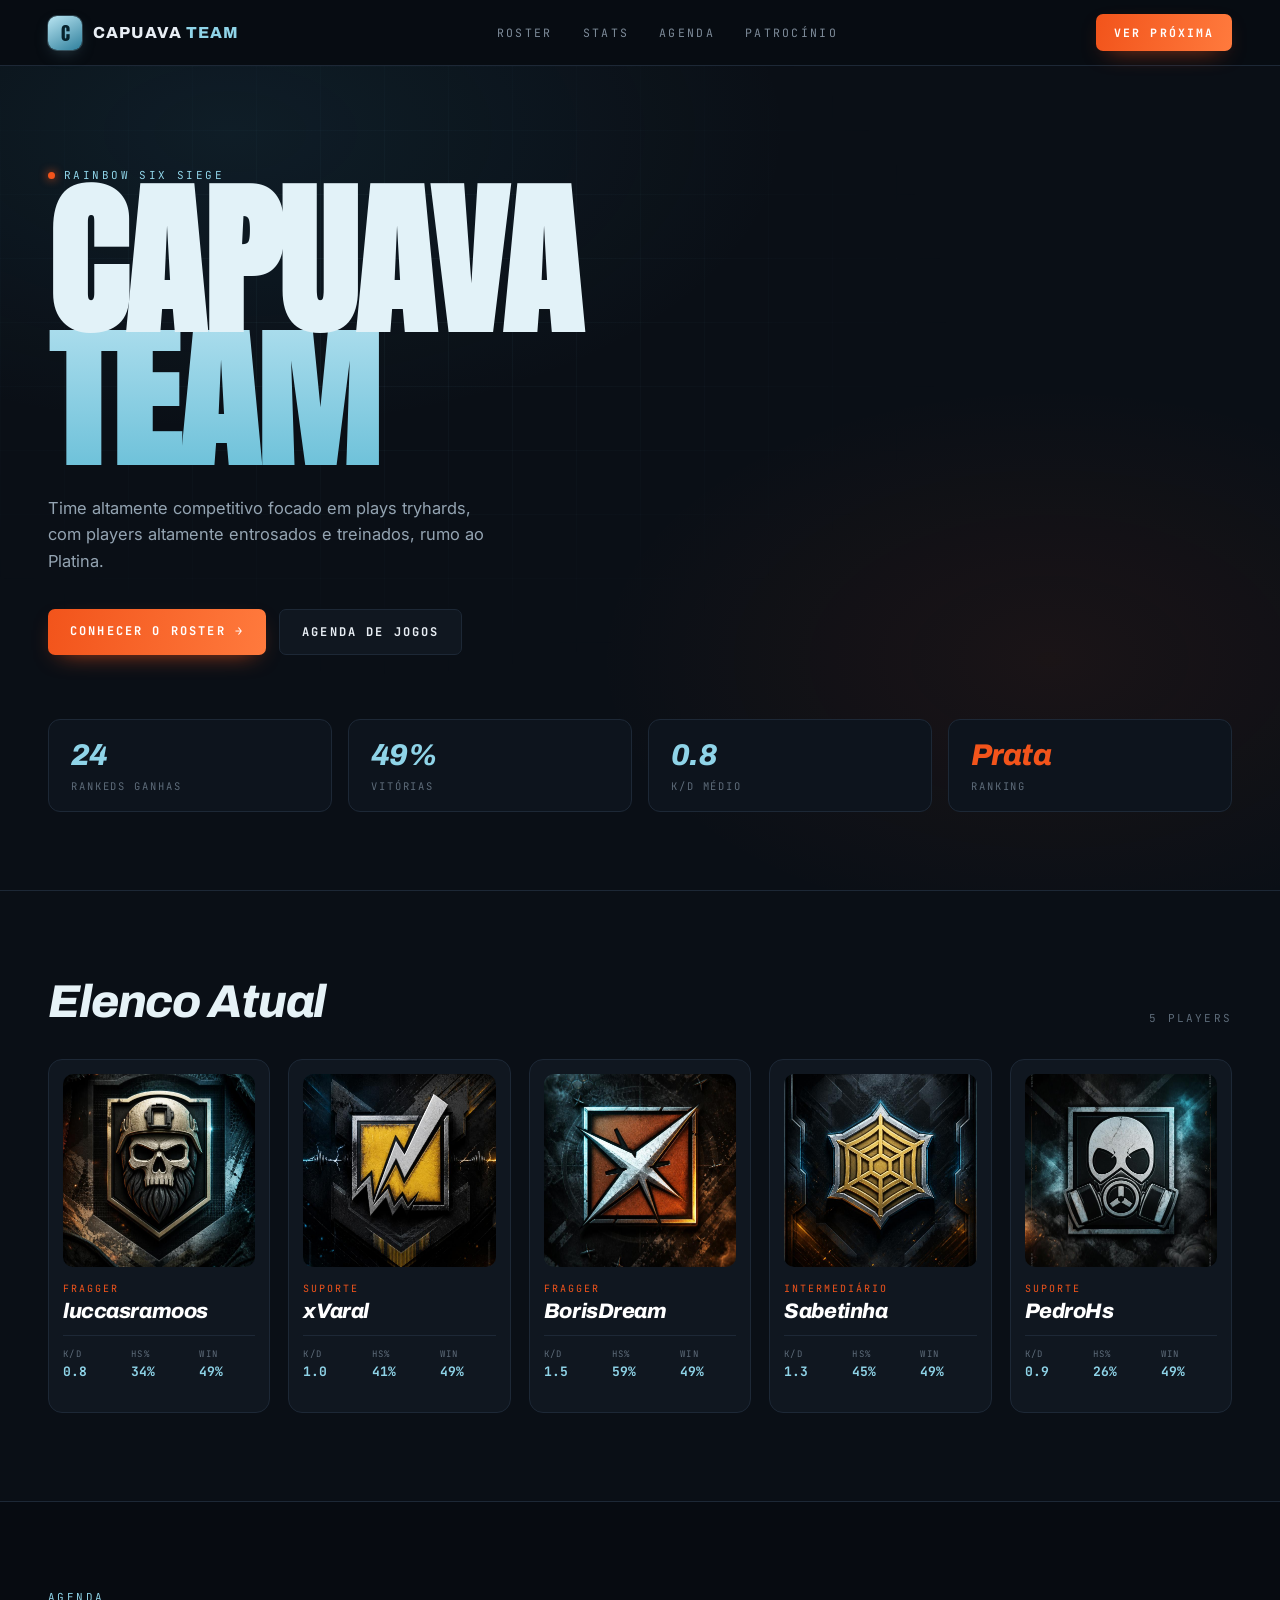
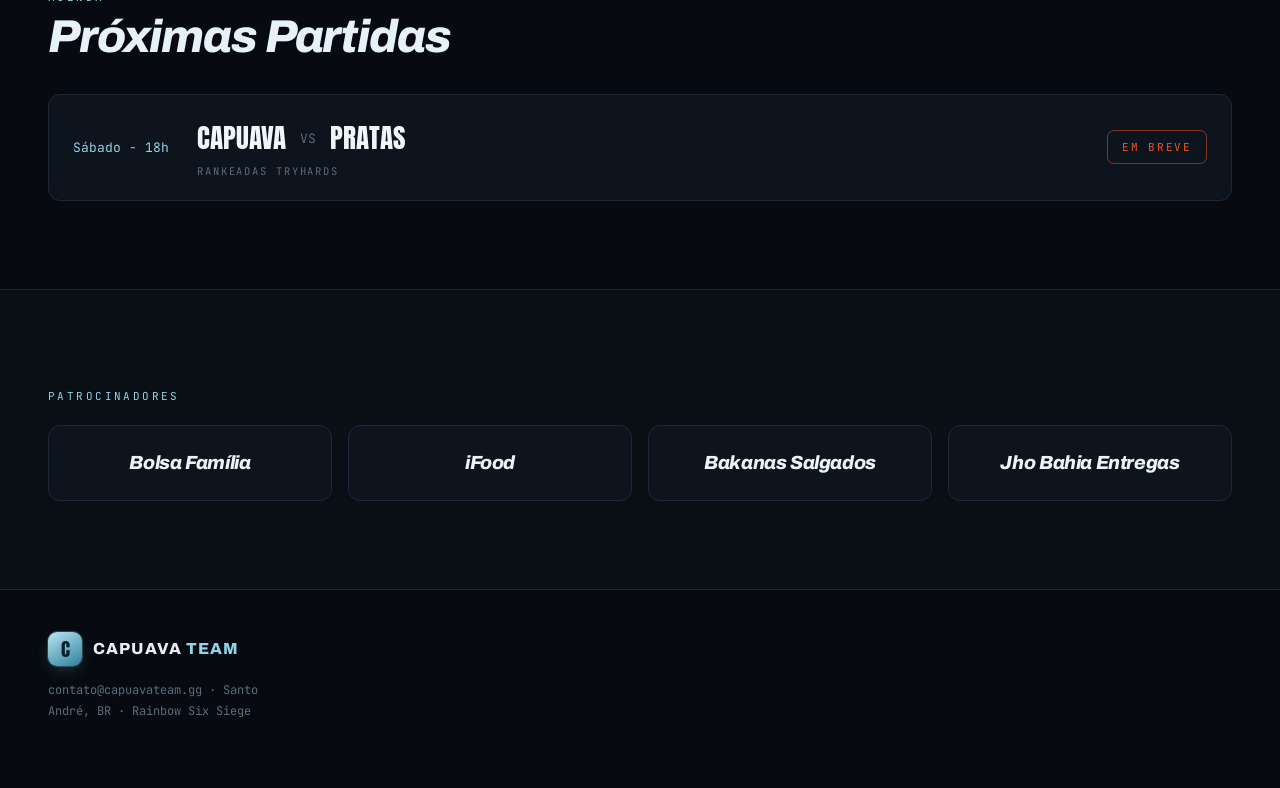
<file: index.html>
<!DOCTYPE html>
<html lang="pt-BR">
<head>
<meta charset="UTF-8">
<meta name="viewport" content="width=device-width, initial-scale=1">
<title>Capuava Team — Rainbow Six Siege</title>
<meta name="author" content="Capuava Team">
<meta name="description" content="Capuava Team: equipe brasileira de Rainbow Six Siege. Estreia tática, leitura de mapa e vantagem decisiva no circuito competitivo.">
<meta property="og:title" content="Capuava Team — Rainbow Six Siege">
<meta property="og:description" content="Equipe brasileira de Rainbow Six Siege. Tática, pressão e leitura de round na elite competitiva da América do Sul.">
<meta property="og:type" content="website">
<meta name="twitter:card" content="summary_large_image">
<link rel="preconnect" href="https://fonts.googleapis.com">
<link rel="preconnect" href="https://fonts.gstatic.com" crossorigin>
<link href="https://fonts.googleapis.com/css2?family=Anton&family=Archivo:ital,wght@0,600;0,800;1,700;1,800&family=JetBrains+Mono:wght@400;500;700&family=Inter:wght@400;500&display=swap" rel="stylesheet">
<link rel="stylesheet" href="styles/style.css">
<link rel="shortcut icon" href="assets/favicon.ico" type="image/x-icon">
</head>
<body>

<header class="nav">
  <div class="nav-in">
    <a class="brand" href="#top"><span class="mark">C</span><span class="brand-name">Capuava <span>Team</span></span></a>
    <nav class="menu">
      <a href="#roster">Roster</a><a href="#stats">Stats</a><a href="#agenda">Agenda</a><a href="#sponsors">Patrocínio</a>
    </nav>
    <a class="btn btn-solid" href="#agenda">Ver próxima</a>
  </div>
</header>

<section class="hero" id="top">
  <div class="wrap">
    <p class="eyebrow"><span class="dot"></span><span class="tag">Rainbow Six Siege</span></p>
    <h1><span class="l1">Capuava</span><span class="l2">Team</span></h1>
    <p class="lede">Time altamente competitivo focado em plays tryhards, com players altamente entrosados e treinados, rumo ao Platina.</p>
    <div class="hero-actions">
      <a class="btn btn-solid btn-lg" href="#roster">Conhecer o roster →</a>
      <a class="btn btn-ghost btn-lg" href="#agenda">Agenda de jogos</a>
    </div>
    <div class="stats" id="stats">
      <div class="stat"><b>24</b><span>Rankeds ganhas</span></div>
      <div class="stat"><b>49%</b><span>Vitórias</span></div>
      <div class="stat"><b>0.8</b><span>K/D médio</span></div>
      <div class="stat hot"><b>Prata</b><span>Ranking</span></div>
    </div>
  </div>
</section>

<section class="section" id="roster">
  <div class="wrap">
    <div class="sec-head"><h2>Elenco Atual</h2><span class="meta">5 Players</span></div>
    <div class="roster">

      <article class="player">
        <div class="portrait"><img src="assets/operator-blackbeard.jpg" alt="luccasramoos — Fragger" loading="lazy"></div>
        <span class="role">Fragger</span>
        <h3 class="nick">luccasramoos</h3>
        <dl class="pstats"><div><dt>K/D</dt><dd>0.8</dd></div><div><dt>HS%</dt><dd>34%</dd></div><div><dt>Win</dt><dd>49%</dd></div></dl>
      </article>

      <article class="player">
        <div class="portrait"><img src="assets/operator-bandit.jpg" alt="xVaral — Suporte" loading="lazy"></div>
        <span class="role">Suporte</span>
        <h3 class="nick">xVaral</h3>
        <dl class="pstats"><div><dt>K/D</dt><dd>1.0</dd></div><div><dt>HS%</dt><dd>41%</dd></div><div><dt>Win</dt><dd>49%</dd></div></dl>
      </article>

      <article class="player">
        <div class="portrait"><img src="assets/operator-lesion.jpg" alt="BorisDream — Fragger" loading="lazy"></div>
        <span class="role">Fragger</span>
        <h3 class="nick">BorisDream</h3>
        <dl class="pstats"><div><dt>K/D</dt><dd>1.5</dd></div><div><dt>HS%</dt><dd>59%</dd></div><div><dt>Win</dt><dd>49%</dd></div></dl>
      </article>

      <article class="player">
        <div class="portrait"><img src="assets/operator-jager.jpg" alt="Sabetinha — Intermediário" loading="lazy"></div>
        <span class="role">Intermediário</span>
        <h3 class="nick">Sabetinha</h3>
        <dl class="pstats"><div><dt>K/D</dt><dd>1.3</dd></div><div><dt>HS%</dt><dd>45%</dd></div><div><dt>Win</dt><dd>49%</dd></div></dl>
      </article>

      <article class="player">
        <div class="portrait"><img src="assets/operator-smoke.jpg" alt="PedroHs — Suporte" loading="lazy"></div>
        <span class="role">Suporte</span>
        <h3 class="nick">PedroHs</h3>
        <dl class="pstats"><div><dt>K/D</dt><dd>0.9</dd></div><div><dt>HS%</dt><dd>26%</dd></div><div><dt>Win</dt><dd>49%</dd></div></dl>
      </article>

    </div>
  </div>
</section>

<section class="section alt" id="agenda">
  <div class="wrap">
    <p class="tag" style="margin:0 0 10px">Agenda</p>
    <div class="sec-head"><h2>Próximas Partidas</h2></div>
    <article class="match">
      <div class="when">Sábado - 18h</div>
      <div class="match-main">
        <div class="versus">Capuava <em>vs</em> Pratas</div>
        <div class="match-sub">Rankeadas tryhards</div>
      </div>
      <span class="pill">Em breve</span>
    </article>
  </div>
</section>

<section class="section" id="sponsors">
  <div class="wrap">
    <p class="tag">Patrocinadores</p>
    <div class="sponsors">
      <div class="sponsor">Bolsa Família</i></div>
      <div class="sponsor">iFood</div>
      <div class="sponsor">Bakanas Salgados</i></div>
      <div class="sponsor">Jho Bahia Entregas</i></div>
    </div>
  </div>
</section>

<footer class="footer">
  <div class="wrap footer-in">
    <div>
      <div class="brand"><span class="mark">C</span><span class="brand-name">Capuava <span>Team</span></span></div>
      <p class="contact">contato@capuavateam.gg · Santo André, BR · Rainbow Six Siege</p>
    </div>
  </div>
</footer>

</body>
</html>
</file>
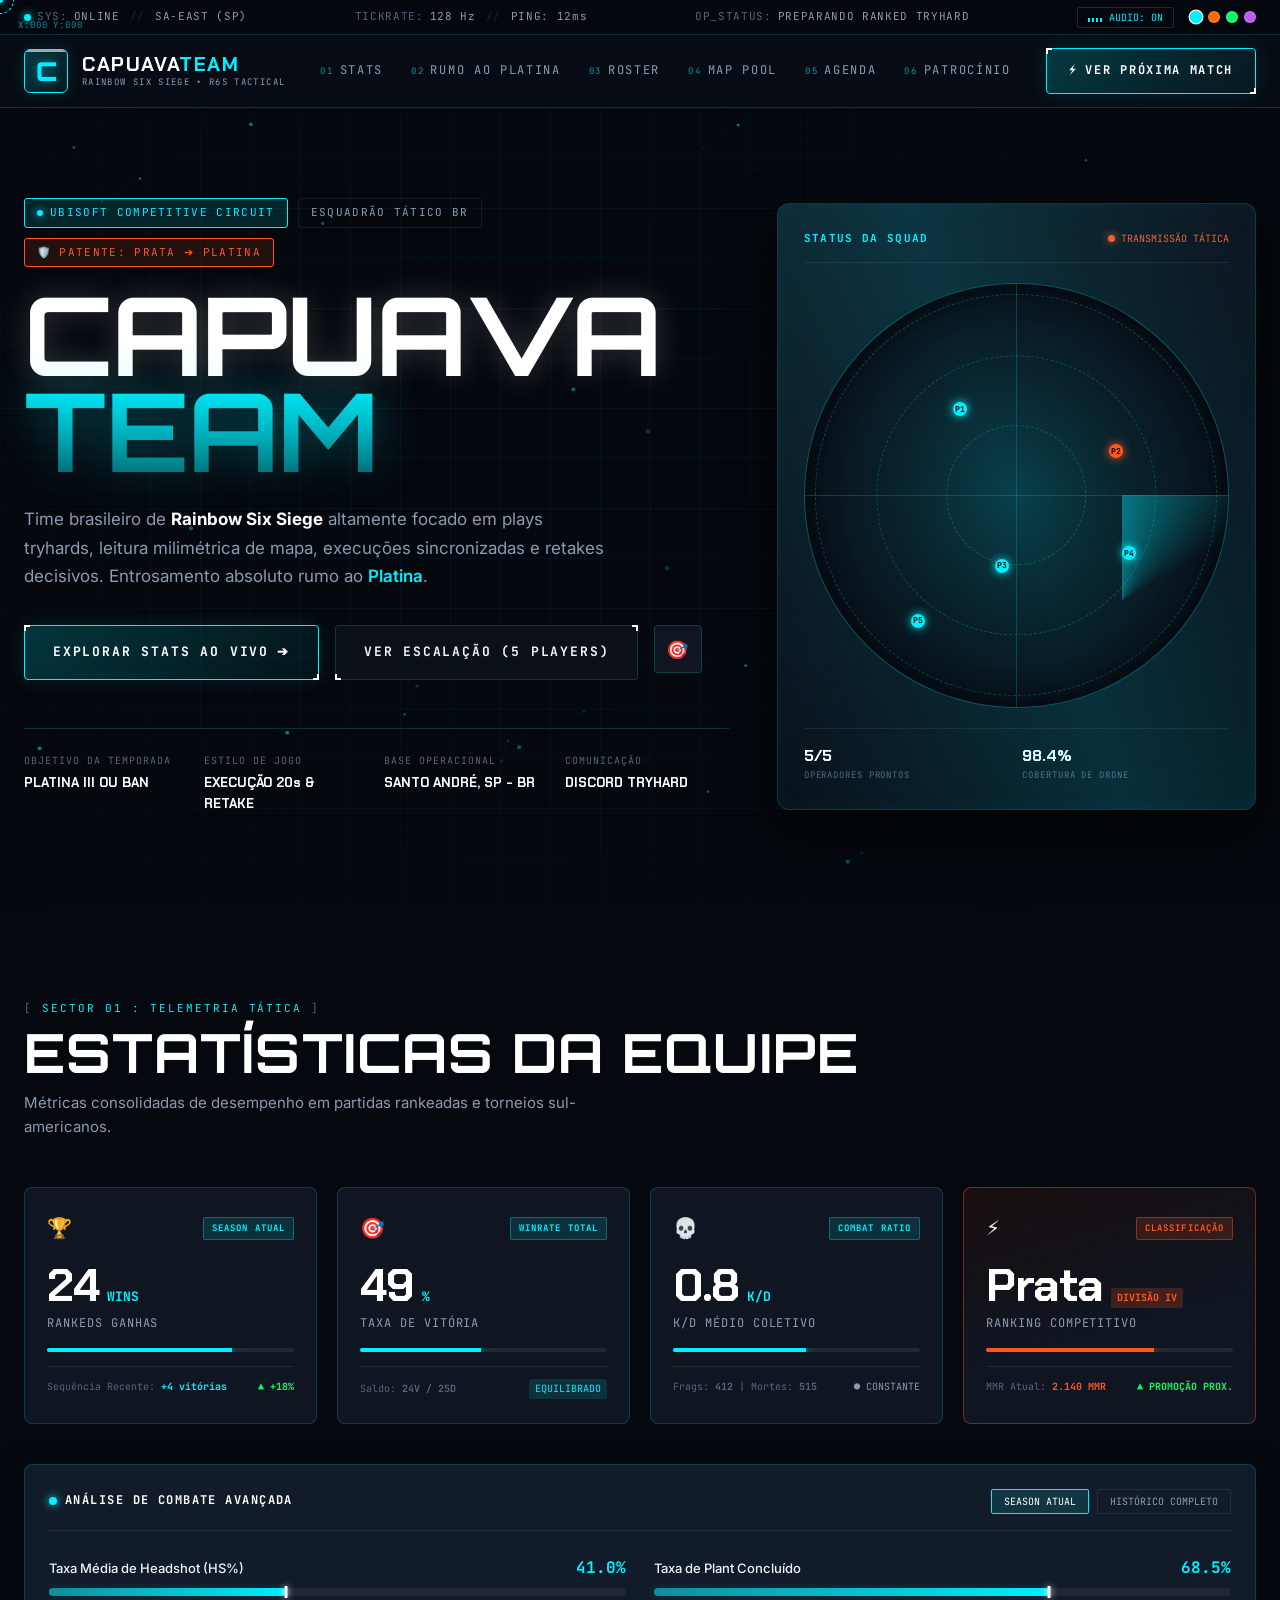
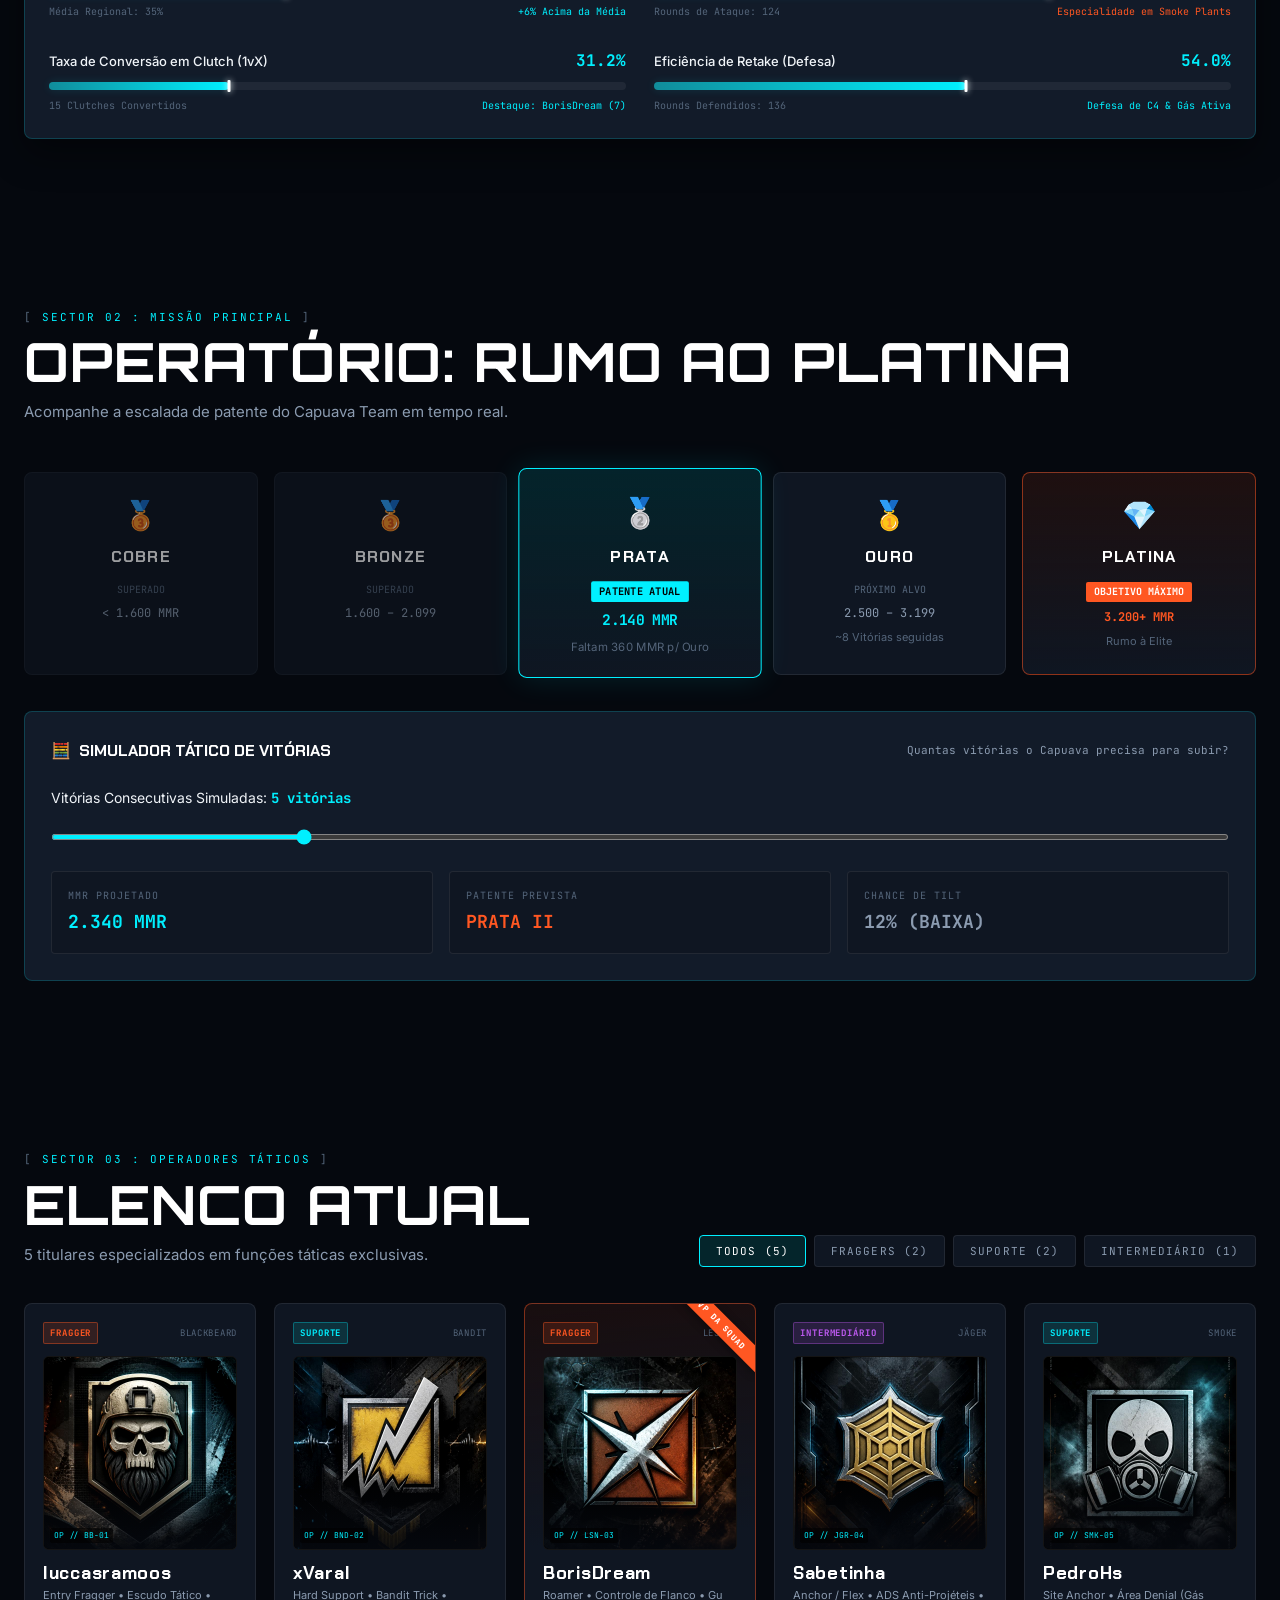
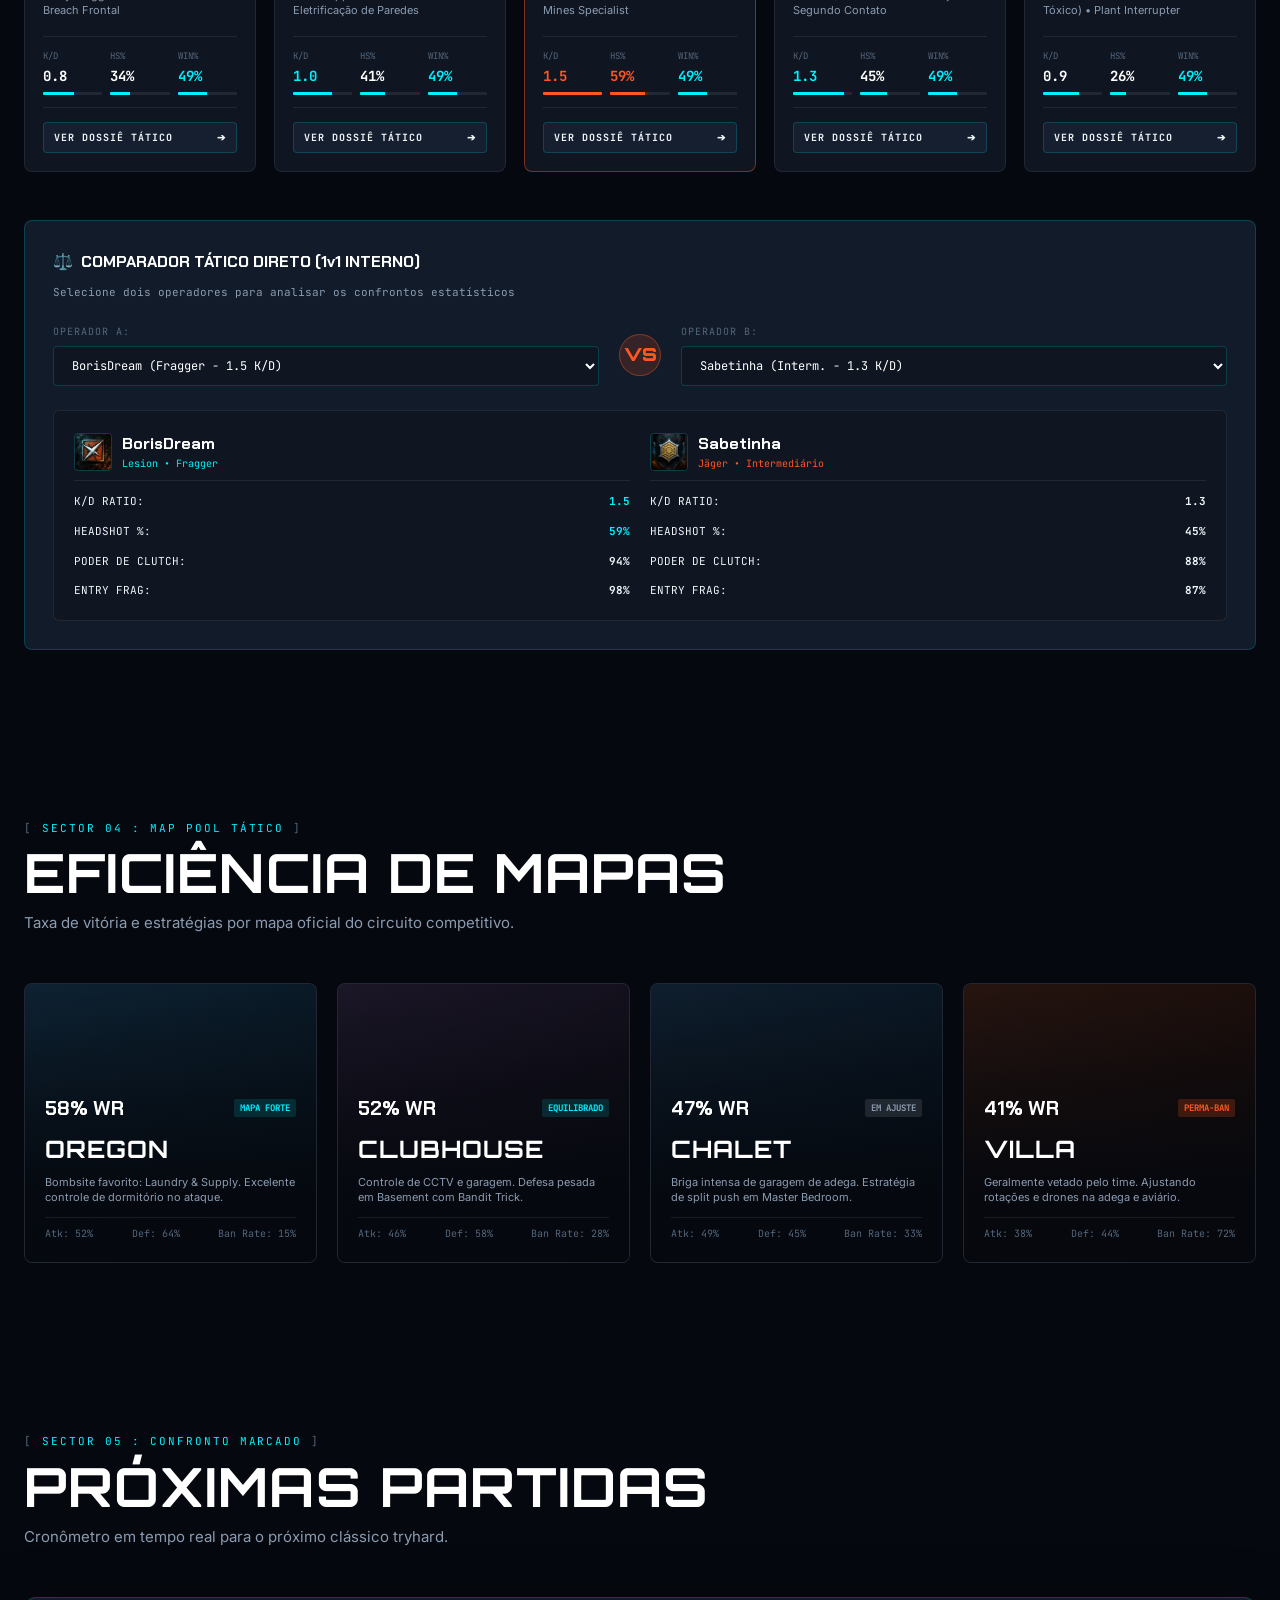
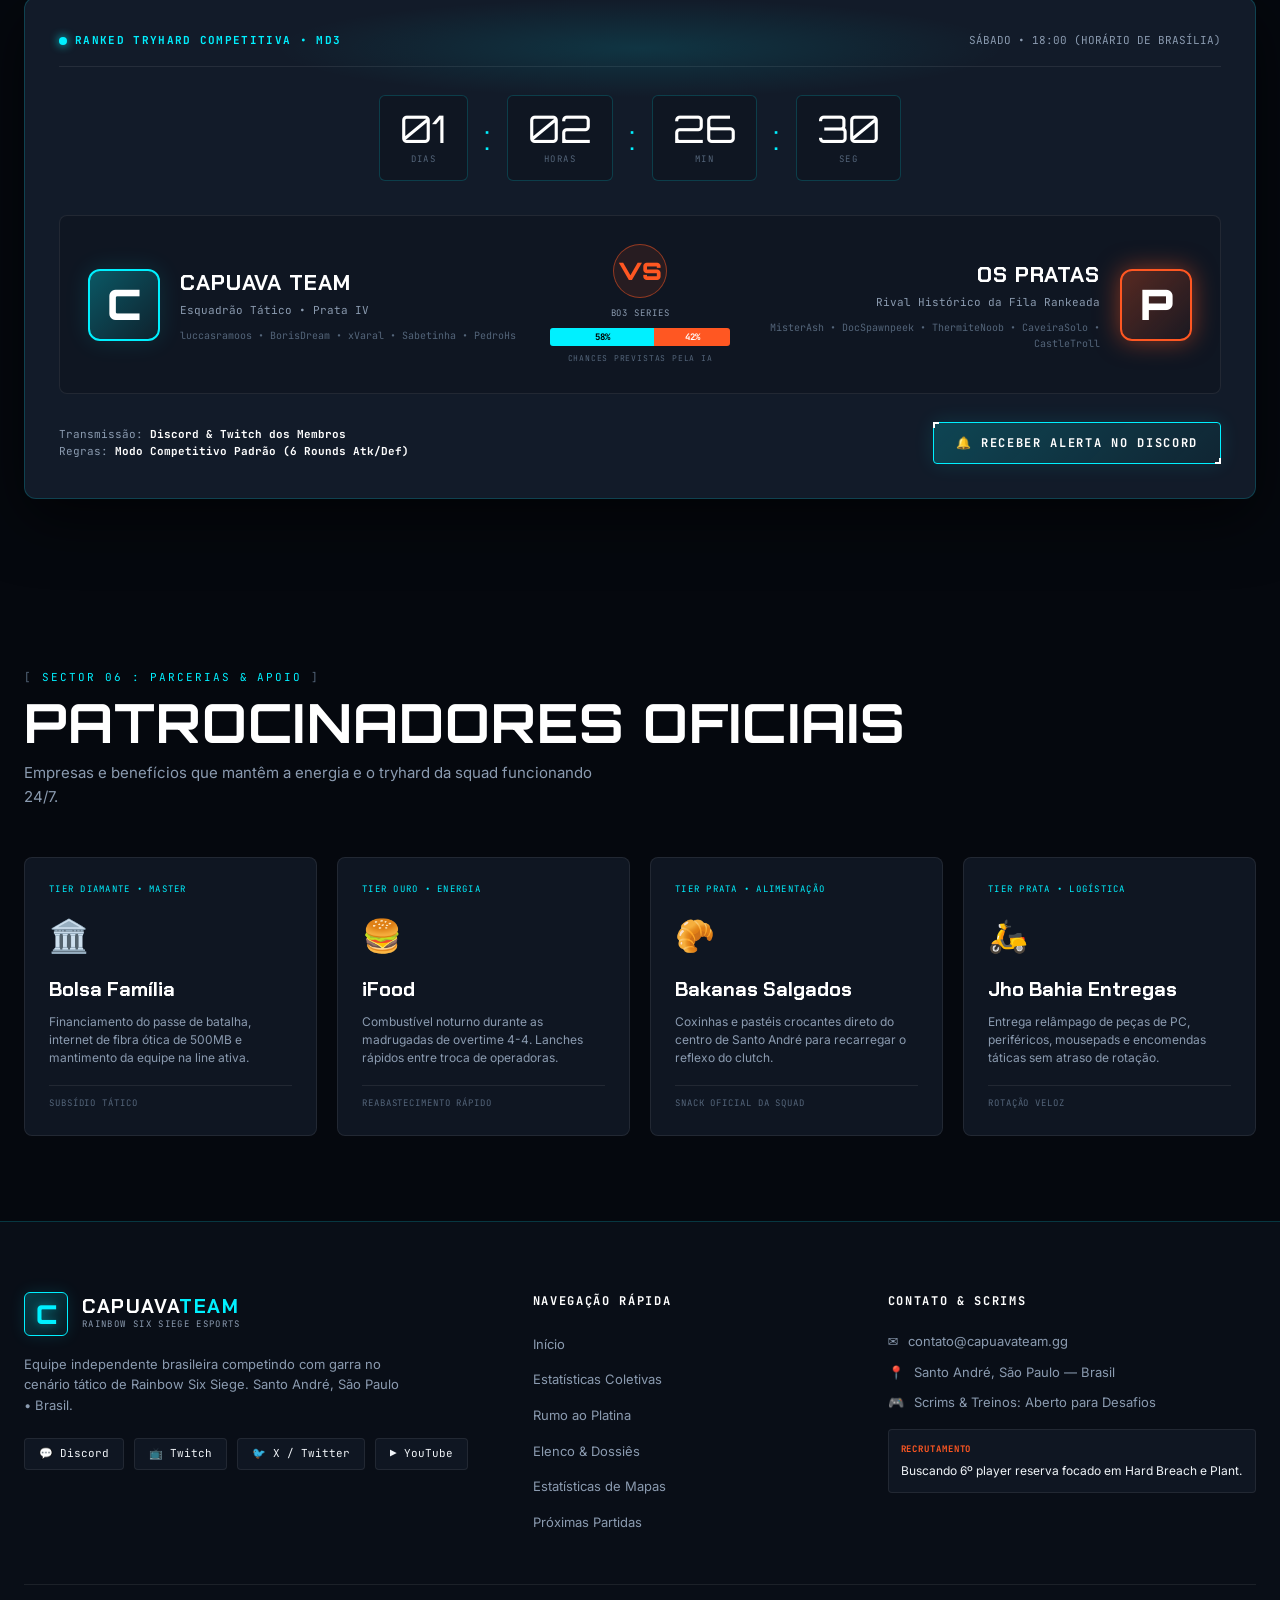
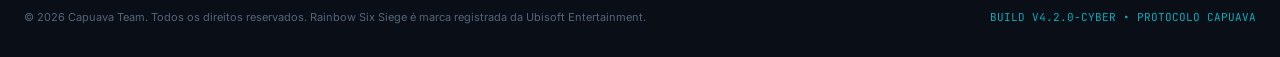
<file: v2/index.html>
<!DOCTYPE html>
<html lang="pt-BR" data-theme="cyan">
<head>
  <meta charset="UTF-8">
  <meta name="viewport" content="width=device-width, initial-scale=1.0">
  <title>Capuava Team — Rainbow Six Siege | Cyber Tactical Esports</title>
  <meta name="description" content="Capuava Team: equipe competitiva de Rainbow Six Siege. Plays tryhards, tática de mapa, stats ao vivo e rumo ao Platina.">
  <link rel="shortcut icon" href="assets/favicon.ico" type="image/x-icon">
  
  <!-- Fonts -->
  <link rel="preconnect" href="https://fonts.googleapis.com">
  <link rel="preconnect" href="https://fonts.gstatic.com" crossorigin>
  <link href="https://fonts.googleapis.com/css2?family=Anton&family=Chakra+Petch:ital,wght@0,400;0,600;0,700;1,700&family=JetBrains+Mono:wght@400;500;700;800&family=Inter:wght@300;400;500;600;700&family=Orbitron:wght@700;900&display=swap" rel="stylesheet">
  
  <link rel="stylesheet" href="styles.css">
</head>
<body>
  <!-- Custom Cyber Crosshair Cursor -->
  <div class="cyber-cursor" id="cursor">
    <div class="cursor-dot"></div>
    <div class="cursor-ring"></div>
    <div class="cursor-coords" id="cursorCoords">X:000 Y:000</div>
  </div>

  <!-- Background Canvas for Particles & Tactical Radar Sweep -->
  <canvas id="tacticalCanvas" class="tactical-canvas"></canvas>

  <!-- Ambient CRT Scanline Overlay -->
  <div class="scanlines" aria-hidden="true"></div>
  <div class="noise-overlay" aria-hidden="true"></div>

  <!-- TOP HUD STATUS BAR -->
  <aside class="hud-topbar" aria-label="Status HUD">
    <div class="wrap hud-flex">
      <div class="hud-item"><span class="hud-indicator pulse"></span> <span class="hud-lbl">SYS:</span> ONLINE <span class="hud-sep">//</span> SA-EAST (SP)</div>
      <div class="hud-item hide-mobile"><span class="hud-lbl">TICKRATE:</span> 128 Hz <span class="hud-sep">//</span> PING: 12ms</div>
      <div class="hud-item hide-mobile"><span class="hud-lbl">OP_STATUS:</span> PREPARANDO RANKED TRYHARD</div>
      <div class="hud-actions">
        <!-- Audio Synthesizer Toggle -->
        <button class="hud-btn" id="audioToggle" title="Alternar Efeitos Sonoros Táticos (Tecla: M)">
          <span class="hud-sound-icon" id="soundIcon">
            <span></span><span></span><span></span><span></span>
          </span>
          <span id="audioLabel">AUDIO: ON</span>
        </button>
        <!-- Theme Accent Switcher -->
        <div class="theme-picker" title="Trocar Frequência de Cor HUD">
          <button class="theme-dot active" data-color="cyan" title="Cyan Protocol" aria-label="Tema Cyan"></button>
          <button class="theme-dot" data-color="orange" title="Molten Threat" aria-label="Tema Laranja"></button>
          <button class="theme-dot" data-color="toxic" title="Bio Hazard" aria-label="Tema Verde"></button>
          <button class="theme-dot" data-color="purple" title="Void Operative" aria-label="Tema Roxo"></button>
        </div>
      </div>
    </div>
  </aside>

  <!-- MAIN NAVIGATION -->
  <header class="site-header" id="siteHeader">
    <div class="wrap nav-container">
      <a href="#top" class="brand-link" data-sound="blip">
        <div class="brand-crest">
          <span class="crest-letter">C</span>
          <div class="crest-scan"></div>
        </div>
        <div class="brand-text">
          <span class="brand-title">CAPUAVA<span class="text-accent">TEAM</span></span>
          <span class="brand-subtitle">RAINBOW SIX SIEGE • R6S TACTICAL</span>
        </div>
      </a>

      <nav class="nav-links" id="navMenu">
        <a href="#stats" class="nav-item" data-sound="blip"><span class="nav-num">01</span>STATS</a>
        <a href="#progression" class="nav-item" data-sound="blip"><span class="nav-num">02</span>RUMO AO PLATINA</a>
        <a href="#roster" class="nav-item" data-sound="blip"><span class="nav-num">03</span>ROSTER</a>
        <a href="#maps" class="nav-item" data-sound="blip"><span class="nav-num">04</span>MAP POOL</a>
        <a href="#agenda" class="nav-item" data-sound="blip"><span class="nav-num">05</span>AGENDA</a>
        <a href="#sponsors" class="nav-item" data-sound="blip"><span class="nav-num">06</span>PATROCÍNIO</a>
      </nav>

      <div class="nav-cta-box">
        <a href="#agenda" class="btn btn-cyber-primary" data-sound="deploy">
          <span class="btn-glitch-layer"></span>
          <span class="btn-content">
            <span class="btn-icon">⚡</span> VER PRÓXIMA MATCH
          </span>
          <span class="corner c-tl"></span>
          <span class="corner c-br"></span>
        </a>
        <button class="mobile-toggle" id="mobileMenuBtn" aria-label="Menu Mobile">
          <span></span><span></span><span></span>
        </button>
      </div>
    </div>
  </header>

  <!-- MAIN CONTENT -->
  <main id="main">

    <!-- HERO SECTION -->
    <section class="hero-section" id="top">
      <div class="hero-grid-mesh"></div>
      <div class="wrap hero-wrap">
        
        <div class="hero-hud-frame">
          <!-- Top badge -->
          <div class="tactical-badge-row">
            <div class="tactical-tag">
              <span class="tag-ping"></span>
              <span class="tag-txt">UBISOFT COMPETITIVE CIRCUIT</span>
            </div>
            <div class="tactical-tag outline">
              <span class="tag-txt">ESQUADRÃO TÁTICO BR</span>
            </div>
            <div class="tactical-tag rank-tag">
              <span class="tag-icon">🛡️</span>
              <span class="tag-txt">PATENTE: PRATA ➔ PLATINA</span>
            </div>
          </div>

          <!-- Main Huge Glitch Title -->
          <h1 class="hero-title" data-glitch="CAPUAVA TEAM">
            <span class="hero-word-primary">CAPUAVA</span>
            <span class="hero-word-secondary">TEAM</span>
          </h1>

          <p class="hero-description">
            Time brasileiro de <strong>Rainbow Six Siege</strong> altamente focado em plays tryhards, leitura milimétrica de mapa, execuções sincronizadas e retakes decisivos. Entrosamento absoluto rumo ao <em>Platina</em>.
          </p>

          <div class="hero-cta-group">
            <a href="#stats" class="btn btn-cyber-primary btn-lg" data-sound="deploy">
              <span class="btn-content">EXPLORAR STATS AO VIVO <span class="arrow-sym">➔</span></span>
              <span class="corner c-tl"></span><span class="corner c-br"></span>
            </a>
            <a href="#roster" class="btn btn-cyber-ghost btn-lg" data-sound="click">
              <span class="btn-content">VER ESCALAÇÃO (5 PLAYERS)</span>
              <span class="corner c-tr"></span><span class="corner c-bl"></span>
            </a>
            <button class="btn btn-cyber-icon" id="quickDossierBtn" title="Dossiê Rápido" data-sound="ping">
              <span class="btn-content">🎯</span>
            </button>
          </div>

          <!-- HUD Quick Target Specs -->
          <div class="hero-specs-bar">
            <div class="spec-cell">
              <span class="spec-label">OBJETIVO DA TEMPORADA</span>
              <span class="spec-value text-accent">PLATINA III OU BAN</span>
            </div>
            <div class="spec-cell">
              <span class="spec-label">ESTILO DE JOGO</span>
              <span class="spec-value">EXECUÇÃO 20s & RETAKE</span>
            </div>
            <div class="spec-cell">
              <span class="spec-label">BASE OPERACIONAL</span>
              <span class="spec-value">SANTO ANDRÉ, SP - BR</span>
            </div>
            <div class="spec-cell">
              <span class="spec-label">COMUNICAÇÃO</span>
              <span class="spec-value text-accent">DISCORD TRYHARD</span>
            </div>
          </div>
        </div>

        <!-- HERO 3D TACTICAL WIDGET / HOLOGRAM CARD -->
        <div class="hero-visual-card" data-tilt>
          <div class="holo-card-inner">
            <div class="holo-sheen"></div>
            <div class="holo-header">
              <div class="holo-badge">STATUS DA SQUAD</div>
              <div class="holo-live"><span class="dot-live"></span> TRANSMISSÃO TÁTICA</div>
            </div>

            <!-- Mini Radar Display -->
            <div class="radar-box">
              <div class="radar-circle rc1"></div>
              <div class="radar-circle rc2"></div>
              <div class="radar-circle rc3"></div>
              <div class="radar-axis-x"></div>
              <div class="radar-axis-y"></div>
              <div class="radar-sweep-hand"></div>
              <!-- Radar Blips -->
              <div class="radar-blip blip-1" title="luccasramoos"><span>P1</span></div>
              <div class="radar-blip blip-2" title="BorisDream"><span>P2</span></div>
              <div class="radar-blip blip-3" title="xVaral"><span>P3</span></div>
              <div class="radar-blip blip-4" title="Sabetinha"><span>P4</span></div>
              <div class="radar-blip blip-5" title="PedroHs"><span>P5</span></div>
            </div>

            <div class="holo-footer">
              <div class="holo-stat-mini">
                <span class="hsm-num">5/5</span>
                <span class="hsm-lbl">OPERADORES PRONTOS</span>
              </div>
              <div class="holo-stat-mini">
                <span class="hsm-num text-accent">98.4%</span>
                <span class="hsm-lbl">COBERTURA DE DRONE</span>
              </div>
            </div>
          </div>
          <div class="holo-card-glow"></div>
        </div>

      </div>
    </section>

    <!-- STATS DASHBOARD SECTION (#stats) -->
    <section class="section stats-section" id="stats">
      <div class="wrap">
        
        <div class="section-title-wrap">
          <div class="sec-meta-tag">
            <span class="meta-bracket">[</span> SECTOR 01 : TELEMETRIA TÁTICA <span class="meta-bracket">]</span>
          </div>
          <h2 class="section-heading">ESTATÍSTICAS DA EQUIPE</h2>
          <p class="section-sub">Métricas consolidadas de desempenho em partidas rankeadas e torneios sul-americanos.</p>
        </div>

        <!-- 4 Primary Stat HUD Cards -->
        <div class="stats-grid">
          
          <!-- Stat 1: Rankeds Ganhas -->
          <div class="stat-card" data-tilt data-sound="hover">
            <div class="stat-card-border"></div>
            <div class="stat-card-glow"></div>
            <div class="stat-head">
              <span class="stat-icon">🏆</span>
              <span class="stat-tag tag-cyan">SEASON ATUAL</span>
            </div>
            <div class="stat-number-box">
              <span class="stat-value counter" data-target="24">0</span>
              <span class="stat-suffix">WINS</span>
            </div>
            <div class="stat-caption">Rankeds Ganhas</div>
            <div class="stat-progress-bar">
              <div class="bar-fill" style="--percent: 75%;"></div>
            </div>
            <div class="stat-foot">
              <span>Sequência Recente: <strong class="text-accent">+4 vitórias</strong></span>
              <span class="stat-trend up">▲ +18%</span>
            </div>
          </div>

          <!-- Stat 2: Taxa de Vitória -->
          <div class="stat-card" data-tilt data-sound="hover">
            <div class="stat-card-border"></div>
            <div class="stat-card-glow"></div>
            <div class="stat-head">
              <span class="stat-icon">🎯</span>
              <span class="stat-tag tag-cyan">WINRATE TOTAL</span>
            </div>
            <div class="stat-number-box">
              <span class="stat-value counter" data-target="49" data-suffix="%">0</span>
              <span class="stat-suffix">%</span>
            </div>
            <div class="stat-caption">Taxa de Vitória</div>
            <div class="stat-progress-bar">
              <div class="bar-fill" style="--percent: 49%;"></div>
            </div>
            <div class="stat-foot">
              <span>Saldo: <strong>24V / 25D</strong></span>
              <span class="stat-badge-pulse">EQUILIBRADO</span>
            </div>
          </div>

          <!-- Stat 3: K/D Médio -->
          <div class="stat-card" data-tilt data-sound="hover">
            <div class="stat-card-border"></div>
            <div class="stat-card-glow"></div>
            <div class="stat-head">
              <span class="stat-icon">💀</span>
              <span class="stat-tag tag-cyan">COMBAT RATIO</span>
            </div>
            <div class="stat-number-box">
              <span class="stat-value counter" data-target="0.8" data-decimals="1">0.0</span>
              <span class="stat-suffix">K/D</span>
            </div>
            <div class="stat-caption">K/D Médio Coletivo</div>
            <div class="stat-progress-bar">
              <div class="bar-fill" style="--percent: 54%;"></div>
            </div>
            <div class="stat-foot">
              <span>Frags: <strong>412</strong> | Mortes: <strong>515</strong></span>
              <span class="stat-trend neutral">● CONSTANTE</span>
            </div>
          </div>

          <!-- Stat 4: Ranking Hot Card -->
          <div class="stat-card hot-card" data-tilt data-sound="hover">
            <div class="stat-card-border"></div>
            <div class="stat-card-glow"></div>
            <div class="stat-head">
              <span class="stat-icon">⚡</span>
              <span class="stat-tag tag-orange">CLASSIFICAÇÃO</span>
            </div>
            <div class="stat-number-box">
              <span class="stat-value text-gradient-orange">Prata</span>
              <span class="stat-suffix rank-badge">DIVISÃO IV</span>
            </div>
            <div class="stat-caption">Ranking Competitivo</div>
            <div class="stat-progress-bar">
              <div class="bar-fill fill-orange" style="--percent: 68%;"></div>
            </div>
            <div class="stat-foot">
              <span>MMR Atual: <strong class="text-orange">2.140 MMR</strong></span>
              <span class="stat-trend up">▲ PROMOÇÃO PROX.</span>
            </div>
          </div>

        </div>

        <!-- ADVANCED STATS METRICS & COMPARISON STRIP -->
        <div class="advanced-stats-panel">
          <div class="panel-header">
            <div class="panel-title">
              <span class="panel-led"></span> ANÁLISE DE COMBATE AVANÇADA
            </div>
            <div class="panel-filter-btns">
              <button class="filter-btn active" data-period="season" data-sound="click">SEASON ATUAL</button>
              <button class="filter-btn" data-period="alltime" data-sound="click">HISTÓRICO COMPLETO</button>
            </div>
          </div>

          <div class="panel-body-grid">
            <!-- Metric 1: Headshot Ratio -->
            <div class="metric-meter-box">
              <div class="meter-info">
                <span class="meter-title">Taxa Média de Headshot (HS%)</span>
                <span class="meter-value text-accent font-mono">41.0%</span>
              </div>
              <div class="meter-track">
                <div class="meter-fill" style="width: 41%;"></div>
                <div class="meter-marker" style="left: 41%;"></div>
              </div>
              <div class="meter-legend">
                <span>Média Regional: 35%</span>
                <span class="text-accent">+6% Acima da Média</span>
              </div>
            </div>

            <!-- Metric 2: Plant/Defuse Efficiency -->
            <div class="metric-meter-box">
              <div class="meter-info">
                <span class="meter-title">Taxa de Plant Concluído</span>
                <span class="meter-value text-accent font-mono">68.5%</span>
              </div>
              <div class="meter-track">
                <div class="meter-fill fill-orange" style="width: 68.5%;"></div>
                <div class="meter-marker" style="left: 68.5%;"></div>
              </div>
              <div class="meter-legend">
                <span>Rounds de Ataque: 124</span>
                <span class="text-orange">Especialidade em Smoke Plants</span>
              </div>
            </div>

            <!-- Metric 3: Clutch Rate -->
            <div class="metric-meter-box">
              <div class="meter-info">
                <span class="meter-title">Taxa de Conversão em Clutch (1vX)</span>
                <span class="meter-value text-accent font-mono">31.2%</span>
              </div>
              <div class="meter-track">
                <div class="meter-fill" style="width: 31.2%;"></div>
                <div class="meter-marker" style="left: 31.2%;"></div>
              </div>
              <div class="meter-legend">
                <span>15 Clutches Convertidos</span>
                <span class="text-accent">Destaque: BorisDream (7)</span>
              </div>
            </div>

            <!-- Metric 4: Retake Efficiency -->
            <div class="metric-meter-box">
              <div class="meter-info">
                <span class="meter-title">Eficiência de Retake (Defesa)</span>
                <span class="meter-value text-accent font-mono">54.0%</span>
              </div>
              <div class="meter-track">
                <div class="meter-fill" style="width: 54%;"></div>
                <div class="meter-marker" style="left: 54%;"></div>
              </div>
              <div class="meter-legend">
                <span>Rounds Defendidos: 136</span>
                <span class="text-accent">Defesa de C4 & Gás Ativa</span>
              </div>
            </div>
          </div>
        </div>

      </div>
    </section>

    <!-- ROAD TO PLATINUM SECTION (#progression) -->
    <section class="section progression-section" id="progression">
      <div class="wrap">
        
        <div class="section-title-wrap">
          <div class="sec-meta-tag">
            <span class="meta-bracket">[</span> SECTOR 02 : MISSÃO PRINCIPAL <span class="meta-bracket">]</span>
          </div>
          <h2 class="section-heading">OPERATÓRIO: RUMO AO PLATINA</h2>
          <p class="section-sub">Acompanhe a escalada de patente do Capuava Team em tempo real.</p>
        </div>

        <div class="rank-ladder-container">
          
          <!-- Ranks Timeline Track -->
          <div class="ladder-track">
            
            <!-- Tier 1: Cobre -->
            <div class="ladder-step done">
              <div class="step-badge">
                <span class="step-icon">🥉</span>
                <span class="step-name">COBRE</span>
              </div>
              <div class="step-status">SUPERADO</div>
              <div class="step-mmr">&lt; 1.600 MMR</div>
            </div>

            <!-- Tier 2: Bronze -->
            <div class="ladder-step done">
              <div class="step-badge">
                <span class="step-icon">🥉</span>
                <span class="step-name">BRONZE</span>
              </div>
              <div class="step-status">SUPERADO</div>
              <div class="step-mmr">1.600 – 2.099</div>
            </div>

            <!-- Tier 3: Prata (CURRENT ACTIVE) -->
            <div class="ladder-step current">
              <div class="step-pulse"></div>
              <div class="step-badge">
                <span class="step-icon">🥈</span>
                <span class="step-name">PRATA</span>
              </div>
              <div class="step-status active-tag">PATENTE ATUAL</div>
              <div class="step-mmr highlight">2.140 MMR</div>
              <div class="step-detail">Faltam 360 MMR p/ Ouro</div>
            </div>

            <!-- Tier 4: Ouro -->
            <div class="ladder-step next">
              <div class="step-badge">
                <span class="step-icon">🥇</span>
                <span class="step-name">OURO</span>
              </div>
              <div class="step-status">PRÓXIMO ALVO</div>
              <div class="step-mmr">2.500 – 3.199</div>
              <div class="step-detail">~8 Vitórias seguidas</div>
            </div>

            <!-- Tier 5: Platina (TARGET GOAL) -->
            <div class="ladder-step final-target">
              <div class="step-badge target-glow">
                <span class="step-icon">💎</span>
                <span class="step-name">PLATINA</span>
              </div>
              <div class="step-status target-tag">OBJETIVO MÁXIMO</div>
              <div class="step-mmr gold-text">3.200+ MMR</div>
              <div class="step-detail">Rumo à Elite</div>
            </div>

          </div>

          <!-- Interactive Win Calculator -->
          <div class="calculator-card">
            <div class="calc-header">
              <div class="calc-title">
                <span class="calc-icon">🧮</span>
                <span>SIMULADOR TÁTICO DE VITÓRIAS</span>
              </div>
              <span class="calc-sub">Quantas vitórias o Capuava precisa para subir?</span>
            </div>
            
            <div class="calc-body">
              <div class="calc-control-group">
                <label for="winSlider">Vitórias Consecutivas Simuladas: <span id="winCountVal" class="text-accent font-mono font-bold">5 vitórias</span></label>
                <input type="range" id="winSlider" min="1" max="20" value="5" class="cyber-slider">
              </div>

              <div class="calc-results-grid">
                <div class="calc-result-box">
                  <span class="cr-label">MMR PROJETADO</span>
                  <span class="cr-val text-accent font-mono" id="projectedMMR">2.340 MMR</span>
                </div>
                <div class="calc-result-box">
                  <span class="cr-label">PATENTE PREVISTA</span>
                  <span class="cr-val text-orange font-mono" id="projectedRank">PRATA II</span>
                </div>
                <div class="calc-result-box">
                  <span class="cr-label">CHANCE DE TILT</span>
                  <span class="cr-val text-muted font-mono" id="projectedTilt">12% (BAIXA)</span>
                </div>
              </div>
            </div>
          </div>

        </div>

      </div>
    </section>

    <!-- ROSTER / PLAYERS SECTION (#roster) -->
    <section class="section roster-section" id="roster">
      <div class="wrap">
        
        <div class="roster-header-flex">
          <div class="section-title-wrap no-margin">
            <div class="sec-meta-tag">
              <span class="meta-bracket">[</span> SECTOR 03 : OPERADORES TÁTICOS <span class="meta-bracket">]</span>
            </div>
            <h2 class="section-heading">ELENCO ATUAL</h2>
            <p class="section-sub">5 titulares especializados em funções táticas exclusivas.</p>
          </div>

          <!-- Role Filter Tabs -->
          <div class="roster-filters" role="tablist">
            <button class="roster-filter-btn active" data-filter="all" data-sound="click">TODOS (5)</button>
            <button class="roster-filter-btn" data-filter="Fragger" data-sound="click">FRAGGERS (2)</button>
            <button class="roster-filter-btn" data-filter="Suporte" data-sound="click">SUPORTE (2)</button>
            <button class="roster-filter-btn" data-filter="Intermediário" data-sound="click">INTERMEDIÁRIO (1)</button>
          </div>
        </div>

        <!-- Player Cards Grid with 3D Tilt -->
        <div class="roster-grid" id="rosterGrid">

          <!-- PLAYER 1: luccasramoos -->
          <article class="player-card" data-role="Fragger" data-id="luccasramoos" data-tilt data-sound="card">
            <div class="card-glass-layer"></div>
            <div class="card-glow-layer"></div>

            <div class="player-card-top">
              <span class="player-role-badge badge-fragger">FRAGGER</span>
              <span class="player-op-badge">BLACKBEARD</span>
            </div>

            <div class="player-avatar-wrap">
              <img src="assets/operator-blackbeard.jpg" alt="luccasramoos operando Blackbeard" class="player-img" loading="lazy">
              <div class="avatar-hud-overlay">
                <span class="avatar-crosshair"></span>
                <span class="avatar-tag">OP // BB-01</span>
              </div>
            </div>

            <div class="player-info">
              <h3 class="player-nick">luccasramoos</h3>
              <p class="player-spec">Entry Fragger • Escudo Tático • Breach Frontal</p>
            </div>

            <!-- Player Stats HUD List -->
            <div class="player-metrics">
              <div class="metric-col">
                <span class="mc-lbl">K/D</span>
                <span class="mc-val">0.8</span>
                <div class="mc-bar"><span style="width: 53%;"></span></div>
              </div>
              <div class="metric-col">
                <span class="mc-lbl">HS%</span>
                <span class="mc-val">34%</span>
                <div class="mc-bar"><span style="width: 34%;"></span></div>
              </div>
              <div class="metric-col">
                <span class="mc-lbl">WIN%</span>
                <span class="mc-val highlight">49%</span>
                <div class="mc-bar"><span style="width: 49%;"></span></div>
              </div>
            </div>

            <div class="player-card-foot">
              <button class="btn btn-inspect" data-inspect="luccasramoos" data-sound="ping">
                <span>VER DOSSIÊ TÁTICO</span>
                <span class="btn-arr">➔</span>
              </button>
            </div>
          </article>

          <!-- PLAYER 2: xVaral -->
          <article class="player-card" data-role="Suporte" data-id="xVaral" data-tilt data-sound="card">
            <div class="card-glass-layer"></div>
            <div class="card-glow-layer"></div>

            <div class="player-card-top">
              <span class="player-role-badge badge-support">SUPORTE</span>
              <span class="player-op-badge">BANDIT</span>
            </div>

            <div class="player-avatar-wrap">
              <img src="assets/operator-bandit.jpg" alt="xVaral operando Bandit" class="player-img" loading="lazy">
              <div class="avatar-hud-overlay">
                <span class="avatar-crosshair"></span>
                <span class="avatar-tag">OP // BND-02</span>
              </div>
            </div>

            <div class="player-info">
              <h3 class="player-nick">xVaral</h3>
              <p class="player-spec">Hard Support • Bandit Trick • Eletrificação de Paredes</p>
            </div>

            <div class="player-metrics">
              <div class="metric-col">
                <span class="mc-lbl">K/D</span>
                <span class="mc-val highlight">1.0</span>
                <div class="mc-bar"><span style="width: 66%;"></span></div>
              </div>
              <div class="metric-col">
                <span class="mc-lbl">HS%</span>
                <span class="mc-val">41%</span>
                <div class="mc-bar"><span style="width: 41%;"></span></div>
              </div>
              <div class="metric-col">
                <span class="mc-lbl">WIN%</span>
                <span class="mc-val highlight">49%</span>
                <div class="mc-bar"><span style="width: 49%;"></span></div>
              </div>
            </div>

            <div class="player-card-foot">
              <button class="btn btn-inspect" data-inspect="xVaral" data-sound="ping">
                <span>VER DOSSIÊ TÁTICO</span>
                <span class="btn-arr">➔</span>
              </button>
            </div>
          </article>

          <!-- PLAYER 3: BorisDream -->
          <article class="player-card highlight-mvp" data-role="Fragger" data-id="BorisDream" data-tilt data-sound="card">
            <div class="card-glass-layer"></div>
            <div class="card-glow-layer"></div>
            <div class="mvp-ribbon">MVP DA SQUAD</div>

            <div class="player-card-top">
              <span class="player-role-badge badge-fragger">FRAGGER</span>
              <span class="player-op-badge">LESION</span>
            </div>

            <div class="player-avatar-wrap">
              <img src="assets/operator-lesion.jpg" alt="BorisDream operando Lesion" class="player-img" loading="lazy">
              <div class="avatar-hud-overlay">
                <span class="avatar-crosshair"></span>
                <span class="avatar-tag">OP // LSN-03</span>
              </div>
            </div>

            <div class="player-info">
              <h3 class="player-nick">BorisDream</h3>
              <p class="player-spec">Roamer • Controle de Flanco • Gu Mines Specialist</p>
            </div>

            <div class="player-metrics">
              <div class="metric-col">
                <span class="mc-lbl">K/D</span>
                <span class="mc-val star-val">1.5</span>
                <div class="mc-bar"><span class="bar-gold" style="width: 100%;"></span></div>
              </div>
              <div class="metric-col">
                <span class="mc-lbl">HS%</span>
                <span class="mc-val star-val">59%</span>
                <div class="mc-bar"><span class="bar-gold" style="width: 59%;"></span></div>
              </div>
              <div class="metric-col">
                <span class="mc-lbl">WIN%</span>
                <span class="mc-val highlight">49%</span>
                <div class="mc-bar"><span style="width: 49%;"></span></div>
              </div>
            </div>

            <div class="player-card-foot">
              <button class="btn btn-inspect" data-inspect="BorisDream" data-sound="ping">
                <span>VER DOSSIÊ TÁTICO</span>
                <span class="btn-arr">➔</span>
              </button>
            </div>
          </article>

          <!-- PLAYER 4: Sabetinha -->
          <article class="player-card" data-role="Intermediário" data-id="Sabetinha" data-tilt data-sound="card">
            <div class="card-glass-layer"></div>
            <div class="card-glow-layer"></div>

            <div class="player-card-top">
              <span class="player-role-badge badge-flex">INTERMEDIÁRIO</span>
              <span class="player-op-badge">JÄGER</span>
            </div>

            <div class="player-avatar-wrap">
              <img src="assets/operator-jager.jpg" alt="Sabetinha operando Jäger" class="player-img" loading="lazy">
              <div class="avatar-hud-overlay">
                <span class="avatar-crosshair"></span>
                <span class="avatar-tag">OP // JGR-04</span>
              </div>
            </div>

            <div class="player-info">
              <h3 class="player-nick">Sabetinha</h3>
              <p class="player-spec">Anchor / Flex • ADS Anti-Projéteis • Segundo Contato</p>
            </div>

            <div class="player-metrics">
              <div class="metric-col">
                <span class="mc-lbl">K/D</span>
                <span class="mc-val highlight">1.3</span>
                <div class="mc-bar"><span style="width: 86%;"></span></div>
              </div>
              <div class="metric-col">
                <span class="mc-lbl">HS%</span>
                <span class="mc-val">45%</span>
                <div class="mc-bar"><span style="width: 45%;"></span></div>
              </div>
              <div class="metric-col">
                <span class="mc-lbl">WIN%</span>
                <span class="mc-val highlight">49%</span>
                <div class="mc-bar"><span style="width: 49%;"></span></div>
              </div>
            </div>

            <div class="player-card-foot">
              <button class="btn btn-inspect" data-inspect="Sabetinha" data-sound="ping">
                <span>VER DOSSIÊ TÁTICO</span>
                <span class="btn-arr">➔</span>
              </button>
            </div>
          </article>

          <!-- PLAYER 5: PedroHs -->
          <article class="player-card" data-role="Suporte" data-id="PedroHs" data-tilt data-sound="card">
            <div class="card-glass-layer"></div>
            <div class="card-glow-layer"></div>

            <div class="player-card-top">
              <span class="player-role-badge badge-support">SUPORTE</span>
              <span class="player-op-badge">SMOKE</span>
            </div>

            <div class="player-avatar-wrap">
              <img src="assets/operator-smoke.jpg" alt="PedroHs operando Smoke" class="player-img" loading="lazy">
              <div class="avatar-hud-overlay">
                <span class="avatar-crosshair"></span>
                <span class="avatar-tag">OP // SMK-05</span>
              </div>
            </div>

            <div class="player-info">
              <h3 class="player-nick">PedroHs</h3>
              <p class="player-spec">Site Anchor • Área Denial (Gás Tóxico) • Plant Interrupter</p>
            </div>

            <div class="player-metrics">
              <div class="metric-col">
                <span class="mc-lbl">K/D</span>
                <span class="mc-val">0.9</span>
                <div class="mc-bar"><span style="width: 60%;"></span></div>
              </div>
              <div class="metric-col">
                <span class="mc-lbl">HS%</span>
                <span class="mc-val">26%</span>
                <div class="mc-bar"><span style="width: 26%;"></span></div>
              </div>
              <div class="metric-col">
                <span class="mc-lbl">WIN%</span>
                <span class="mc-val highlight">49%</span>
                <div class="mc-bar"><span style="width: 49%;"></span></div>
              </div>
            </div>

            <div class="player-card-foot">
              <button class="btn btn-inspect" data-inspect="PedroHs" data-sound="ping">
                <span>VER DOSSIÊ TÁTICO</span>
                <span class="btn-arr">➔</span>
              </button>
            </div>
          </article>

        </div>

        <!-- HEAD-TO-HEAD COMPARISON TOOL -->
        <div class="compare-module">
          <div class="compare-header">
            <div class="comp-title">
              <span class="comp-icon">⚖️</span>
              <span>COMPARADOR TÁTICO DIRETO (1v1 INTERNO)</span>
            </div>
            <span class="comp-desc">Selecione dois operadores para analisar os confrontos estatísticos</span>
          </div>

          <div class="compare-selectors">
            <div class="comp-select-wrap">
              <label for="compPlayer1">OPERADOR A:</label>
              <select id="compPlayer1" class="cyber-select" data-sound="click">
                <option value="BorisDream" selected>BorisDream (Fragger - 1.5 K/D)</option>
                <option value="Sabetinha">Sabetinha (Interm. - 1.3 K/D)</option>
                <option value="xVaral">xVaral (Suporte - 1.0 K/D)</option>
                <option value="PedroHs">PedroHs (Suporte - 0.9 K/D)</option>
                <option value="luccasramoos">luccasramoos (Fragger - 0.8 K/D)</option>
              </select>
            </div>
            
            <div class="comp-vs-badge">VS</div>

            <div class="comp-select-wrap">
              <label for="compPlayer2">OPERADOR B:</label>
              <select id="compPlayer2" class="cyber-select" data-sound="click">
                <option value="luccasramoos">luccasramoos (Fragger - 0.8 K/D)</option>
                <option value="xVaral">xVaral (Suporte - 1.0 K/D)</option>
                <option value="BorisDream">BorisDream (Fragger - 1.5 K/D)</option>
                <option value="Sabetinha" selected>Sabetinha (Interm. - 1.3 K/D)</option>
                <option value="PedroHs">PedroHs (Suporte - 0.9 K/D)</option>
              </select>
            </div>
          </div>

          <!-- Dynamic Comparison Results -->
          <div class="compare-display-grid" id="compareDisplay">
            <!-- Dynamically injected via JS -->
          </div>
        </div>

      </div>
    </section>

    <!-- MAP POOL PERFORMANCE SECTION (#maps) -->
    <section class="section maps-section" id="maps">
      <div class="wrap">
        
        <div class="section-title-wrap">
          <div class="sec-meta-tag">
            <span class="meta-bracket">[</span> SECTOR 04 : MAP POOL TÁTICO <span class="meta-bracket">]</span>
          </div>
          <h2 class="section-heading">EFICIÊNCIA DE MAPAS</h2>
          <p class="section-sub">Taxa de vitória e estratégias por mapa oficial do circuito competitivo.</p>
        </div>

        <div class="maps-grid">
          
          <div class="map-card" data-tilt data-sound="hover">
            <div class="map-bg map-oregon"></div>
            <div class="map-overlay"></div>
            <div class="map-content">
              <div class="map-header">
                <span class="map-rate text-accent">58% WR</span>
                <span class="map-pick-badge">MAPA FORTE</span>
              </div>
              <h3 class="map-title">OREGON</h3>
              <p class="map-desc">Bombsite favorito: Laundry & Supply. Excelente controle de dormitório no ataque.</p>
              <div class="map-stats-row">
                <span>Atk: 52%</span>
                <span>Def: 64%</span>
                <span>Ban Rate: 15%</span>
              </div>
            </div>
          </div>

          <div class="map-card" data-tilt data-sound="hover">
            <div class="map-bg map-club"></div>
            <div class="map-overlay"></div>
            <div class="map-content">
              <div class="map-header">
                <span class="map-rate text-accent">52% WR</span>
                <span class="map-pick-badge">EQUILIBRADO</span>
              </div>
              <h3 class="map-title">CLUBHOUSE</h3>
              <p class="map-desc">Controle de CCTV e garagem. Defesa pesada em Basement com Bandit Trick.</p>
              <div class="map-stats-row">
                <span>Atk: 46%</span>
                <span>Def: 58%</span>
                <span>Ban Rate: 28%</span>
              </div>
            </div>
          </div>

          <div class="map-card" data-tilt data-sound="hover">
            <div class="map-bg map-chalet"></div>
            <div class="map-overlay"></div>
            <div class="map-content">
              <div class="map-header">
                <span class="map-rate">47% WR</span>
                <span class="map-pick-badge neutral">EM AJUSTE</span>
              </div>
              <h3 class="map-title">CHALET</h3>
              <p class="map-desc">Briga intensa de garagem de adega. Estratégia de split push em Master Bedroom.</p>
              <div class="map-stats-row">
                <span>Atk: 49%</span>
                <span>Def: 45%</span>
                <span>Ban Rate: 33%</span>
              </div>
            </div>
          </div>

          <div class="map-card" data-tilt data-sound="hover">
            <div class="map-bg map-villa"></div>
            <div class="map-overlay"></div>
            <div class="map-content">
              <div class="map-header">
                <span class="map-rate text-orange">41% WR</span>
                <span class="map-pick-badge danger">PERMA-BAN</span>
              </div>
              <h3 class="map-title">VILLA</h3>
              <p class="map-desc">Geralmente vetado pelo time. Ajustando rotações e drones na adega e aviário.</p>
              <div class="map-stats-row">
                <span>Atk: 38%</span>
                <span>Def: 44%</span>
                <span>Ban Rate: 72%</span>
              </div>
            </div>
          </div>

        </div>

      </div>
    </section>

    <!-- AGENDA / UPCOMING MATCH SECTION (#agenda) -->
    <section class="section match-section" id="agenda">
      <div class="wrap">
        
        <div class="section-title-wrap">
          <div class="sec-meta-tag">
            <span class="meta-bracket">[</span> SECTOR 05 : CONFRONTO MARCADO <span class="meta-bracket">]</span>
          </div>
          <h2 class="section-heading">PRÓXIMAS PARTIDAS</h2>
          <p class="section-sub">Cronômetro em tempo real para o próximo clássico tryhard.</p>
        </div>

        <div class="match-arena-card" data-tilt>
          <div class="arena-glow"></div>
          
          <div class="arena-header">
            <div class="arena-tag"><span class="tag-live-dot"></span> RANKED TRYHARD COMPETITIVA • MD3</div>
            <div class="arena-date">SÁBADO • 18:00 (HORÁRIO DE BRASÍLIA)</div>
          </div>

          <!-- Countdown Timer -->
          <div class="countdown-hud" id="countdownHud">
            <div class="time-block">
              <span class="time-digit" id="cdDays">02</span>
              <span class="time-label">DIAS</span>
            </div>
            <span class="time-divider">:</span>
            <div class="time-block">
              <span class="time-digit" id="cdHours">14</span>
              <span class="time-label">HORAS</span>
            </div>
            <span class="time-divider">:</span>
            <div class="time-block">
              <span class="time-digit" id="cdMins">32</span>
              <span class="time-label">MIN</span>
            </div>
            <span class="time-divider">:</span>
            <div class="time-block">
              <span class="time-digit text-accent" id="cdSecs">48</span>
              <span class="time-label">SEG</span>
            </div>
          </div>

          <!-- Versus Clash Visualization -->
          <div class="versus-arena-grid">
            
            <!-- Team 1: Capuava Team -->
            <div class="clash-team home">
              <div class="team-crest-large">
                <span class="crest-icon-lg">C</span>
              </div>
              <div class="team-details">
                <h3 class="team-name">CAPUAVA TEAM</h3>
                <span class="team-sub">Esquadrão Tático • Prata IV</span>
                <div class="team-roster-preview">
                  <span>luccasramoos</span> • <span>BorisDream</span> • <span>xVaral</span> • <span>Sabetinha</span> • <span>PedroHs</span>
                </div>
              </div>
            </div>

            <!-- VS Badge Middle -->
            <div class="clash-middle">
              <div class="vs-circle">VS</div>
              <span class="match-mode-tag">BO3 SERIES</span>
              <div class="prob-bar">
                <div class="prob-fill home-prob" style="width: 58%;" title="Probabilidade de vitória Capuava: 58%">58%</div>
                <div class="prob-fill away-prob" style="width: 42%;" title="Probabilidade de vitória Pratas: 42%">42%</div>
              </div>
              <span class="prob-label">CHANCES PREVISTAS PELA IA</span>
            </div>

            <!-- Team 2: Os Pratas -->
            <div class="clash-team away">
              <div class="team-crest-large rival-crest">
                <span class="crest-icon-lg">P</span>
              </div>
              <div class="team-details">
                <h3 class="team-name">OS PRATAS</h3>
                <span class="team-sub">Rival Histórico da Fila Rankeada</span>
                <div class="team-roster-preview">
                  <span>MisterAsh</span> • <span>DocSpawnpeek</span> • <span>ThermiteNoob</span> • <span>CaveiraSolo</span> • <span>CastleTroll</span>
                </div>
              </div>
            </div>

          </div>

          <div class="arena-footer">
            <div class="arena-foot-info">
              <span>Transmissão: <strong>Discord & Twitch dos Membros</strong></span>
              <span>Regras: <strong>Modo Competitivo Padrão (6 Rounds Atk/Def)</strong></span>
            </div>
            <button class="btn btn-cyber-primary" id="notifyMatchBtn" data-sound="deploy">
              <span class="btn-content">🔔 RECEBER ALERTA NO DISCORD</span>
              <span class="corner c-tl"></span><span class="corner c-br"></span>
            </button>
          </div>

        </div>

      </div>
    </section>

    <!-- SPONSORS SECTION (#sponsors) -->
    <section class="section sponsors-section" id="sponsors">
      <div class="wrap">
        
        <div class="section-title-wrap">
          <div class="sec-meta-tag">
            <span class="meta-bracket">[</span> SECTOR 06 : PARCERIAS & APOIO <span class="meta-bracket">]</span>
          </div>
          <h2 class="section-heading">PATROCINADORES OFICIAIS</h2>
          <p class="section-sub">Empresas e benefícios que mantêm a energia e o tryhard da squad funcionando 24/7.</p>
        </div>

        <div class="sponsors-cyber-grid">
          
          <!-- Sponsor 1 -->
          <div class="sponsor-cyber-card" data-tilt data-sound="hover">
            <div class="sc-tier">TIER DIAMANTE • MASTER</div>
            <div class="sc-icon">🏛️</div>
            <h3 class="sc-name">Bolsa Família</h3>
            <p class="sc-desc">Financiamento do passe de batalha, internet de fibra ótica de 500MB e mantimento da equipe na line ativa.</p>
            <div class="sc-tag">SUBSÍDIO TÁTICO</div>
          </div>

          <!-- Sponsor 2 -->
          <div class="sponsor-cyber-card" data-tilt data-sound="hover">
            <div class="sc-tier">TIER OURO • ENERGIA</div>
            <div class="sc-icon">🍔</div>
            <h3 class="sc-name">iFood</h3>
            <p class="sc-desc">Combustível noturno durante as madrugadas de overtime 4-4. Lanches rápidos entre troca de operadoras.</p>
            <div class="sc-tag">REABASTECIMENTO RÁPIDO</div>
          </div>

          <!-- Sponsor 3 -->
          <div class="sponsor-cyber-card" data-tilt data-sound="hover">
            <div class="sc-tier">TIER PRATA • ALIMENTAÇÃO</div>
            <div class="sc-icon">🥐</div>
            <h3 class="sc-name">Bakanas Salgados</h3>
            <p class="sc-desc">Coxinhas e pastéis crocantes direto do centro de Santo André para recarregar o reflexo do clutch.</p>
            <div class="sc-tag">SNACK OFICIAL DA SQUAD</div>
          </div>

          <!-- Sponsor 4 -->
          <div class="sponsor-cyber-card" data-tilt data-sound="hover">
            <div class="sc-tier">TIER PRATA • LOGÍSTICA</div>
            <div class="sc-icon">🛵</div>
            <h3 class="sc-name">Jho Bahia Entregas</h3>
            <p class="sc-desc">Entrega relâmpago de peças de PC, periféricos, mousepads e encomendas táticas sem atraso de rotação.</p>
            <div class="sc-tag">ROTAÇÃO VELOZ</div>
          </div>

        </div>

      </div>
    </section>

  </main>

  <!-- FOOTER -->
  <footer class="site-footer">
    <div class="wrap">
      
      <div class="footer-main-grid">
        <div class="footer-brand-col">
          <div class="brand-link footer-brand">
            <div class="brand-crest">
              <span class="crest-letter">C</span>
            </div>
            <div class="brand-text">
              <span class="brand-title">CAPUAVA<span class="text-accent">TEAM</span></span>
              <span class="brand-subtitle">RAINBOW SIX SIEGE ESPORTS</span>
            </div>
          </div>
          <p class="footer-bio">
            Equipe independente brasileira competindo com garra no cenário tático de Rainbow Six Siege. Santo André, São Paulo • Brasil.
          </p>
          <div class="footer-social-links">
            <a href="#" class="social-btn" title="Discord Capuava" data-sound="click">💬 Discord</a>
            <a href="#" class="social-btn" title="Twitch TV" data-sound="click">📺 Twitch</a>
            <a href="#" class="social-btn" title="Twitter / X" data-sound="click">🐦 X / Twitter</a>
            <a href="#" class="social-btn" title="YouTube R6" data-sound="click">▶ YouTube</a>
          </div>
        </div>

        <div class="footer-links-col">
          <h4 class="footer-col-title">NAVEGAÇÃO RÁPIDA</h4>
          <ul class="footer-list">
            <li><a href="#top" data-sound="blip">Início</a></li>
            <li><a href="#stats" data-sound="blip">Estatísticas Coletivas</a></li>
            <li><a href="#progression" data-sound="blip">Rumo ao Platina</a></li>
            <li><a href="#roster" data-sound="blip">Elenco & Dossiês</a></li>
            <li><a href="#maps" data-sound="blip">Estatísticas de Mapas</a></li>
            <li><a href="#agenda" data-sound="blip">Próximas Partidas</a></li>
          </ul>
        </div>

        <div class="footer-contact-col">
          <h4 class="footer-col-title">CONTATO & SCRIMS</h4>
          <p class="footer-contact-item">
            <span class="fci-icon">✉️</span>
            <span>contato@capuavateam.gg</span>
          </p>
          <p class="footer-contact-item">
            <span class="fci-icon">📍</span>
            <span>Santo André, São Paulo — Brasil</span>
          </p>
          <p class="footer-contact-item">
            <span class="fci-icon">🎮</span>
            <span>Scrims & Treinos: Aberto para Desafios</span>
          </p>
          <div class="footer-callout">
            <span class="callout-badge">RECRUTAMENTO</span>
            <span>Buscando 6º player reserva focado em Hard Breach e Plant.</span>
          </div>
        </div>
      </div>

      <div class="footer-bottom-bar">
        <div class="fbb-left">
          © 2026 Capuava Team. Todos os direitos reservados. Rainbow Six Siege é marca registrada da Ubisoft Entertainment.
        </div>
        <div class="fbb-right">
          <span class="hud-mono">BUILD V4.2.0-CYBER • PROTOCOLO CAPUAVA</span>
        </div>
      </div>

    </div>
  </footer>

  <!-- TACTICAL OPERATOR DOSSIER MODAL -->
  <div class="dossier-modal-overlay" id="dossierModal" aria-hidden="true" role="dialog">
    <div class="dossier-modal-window">
      <div class="dossier-modal-header">
        <div class="dmh-left">
          <span class="dmh-tag">ARQUIVO CLASSIFICADO // SQUAD CAPUAVA</span>
          <h2 class="dmh-title" id="dossierPlayerName">NOME_DO_OPERADOR</h2>
        </div>
        <button class="dmh-close-btn" id="dossierCloseBtn" aria-label="Fechar Dossiê" data-sound="click">✕</button>
      </div>

      <div class="dossier-modal-body" id="dossierContent">
        <!-- Injected via JavaScript -->
      </div>
    </div>
  </div>

  <!-- TOAST NOTIFICATION HUD -->
  <div class="toast-container" id="toastContainer"></div>

  <!-- SCRIPTS -->
  <script src="app.js"></script>
</body>
</html>
</file>
<file: styles/style.css>
/* ============ TOKENS ============ */
:root{
  --bg:#0a0f16; --bg-deep:#070b11;
  --surface:#101720; --surface-2:#0d141d;
  --line:#1d2836;
  --ice:#8fd4e8; --orange:#f2541b; --orange-2:#ff7a3d;
  --text:#e8eef4; --muted:#7d8b99; --muted-2:#5d6b79;
  --mono:"JetBrains Mono",ui-monospace,Menlo,monospace;
  --display:"Anton",Impact,sans-serif;
  --head:"Archivo",system-ui,sans-serif;
  --body:"Inter",system-ui,sans-serif;
  --maxw:1240px; --nav-h:66px;
}
*,*::before,*::after{box-sizing:border-box}
html{scroll-behavior:smooth}
body{margin:0;background:var(--bg);color:var(--text);font-family:var(--body);-webkit-font-smoothing:antialiased;overflow-x:hidden}
img{max-width:100%;display:block}
a{color:inherit;text-decoration:none}
:focus-visible{outline:2px solid var(--ice);outline-offset:3px;border-radius:4px}
.wrap{max-width:var(--maxw);margin:0 auto;padding:0 28px}
.tag{font-family:var(--mono);font-size:11px;letter-spacing:.22em;text-transform:uppercase;color:var(--ice)}

/* ============ NAV ============ */
.nav{position:sticky;top:0;z-index:50;height:var(--nav-h);background:rgba(8,12,18,.86);backdrop-filter:blur(12px);border-bottom:1px solid var(--line)}
.nav-in{max-width:var(--maxw);margin:0 auto;padding:0 28px;height:100%;display:flex;align-items:center;justify-content:space-between;gap:24px}
.brand{display:flex;align-items:center;gap:11px}
.mark{width:34px;height:34px;border-radius:9px;background:linear-gradient(150deg,#b9e5f2,#2e7f9c);display:grid;place-items:center;font-family:var(--display);font-size:19px;color:#07222c;box-shadow:0 0 0 1px rgba(143,212,232,.25),0 6px 18px -8px rgba(143,212,232,.5)}
.brand-name{font-family:var(--head);font-weight:800;font-size:16px;letter-spacing:.06em;text-transform:uppercase}
.brand-name span{color:var(--ice)}
.menu{display:flex;gap:30px}
.menu a{font-family:var(--mono);font-size:11.5px;letter-spacing:.2em;text-transform:uppercase;color:var(--muted);transition:color .18s ease}
.menu a:hover{color:var(--text)}
.btn{display:inline-block;border:0;cursor:pointer;font-family:var(--mono);font-size:11.5px;font-weight:700;letter-spacing:.18em;text-transform:uppercase;padding:11px 18px;border-radius:7px}
.btn-solid{background:linear-gradient(100deg,var(--orange),var(--orange-2));color:#fff;box-shadow:0 8px 24px -12px rgba(242,84,27,.9);transition:filter .18s ease}
.btn-solid:hover{filter:brightness(1.1)}
.btn-ghost{background:var(--surface);color:var(--text);border:1px solid var(--line);transition:border-color .18s ease,background .18s ease}
.btn-ghost:hover{border-color:#2c3c4e;background:#141d28}

/* ============ HERO ============ */
.hero{position:relative;padding:86px 0 78px;overflow:hidden;
  background:radial-gradient(900px 480px at 18% 8%,rgba(46,127,156,.13),transparent 62%),
             radial-gradient(700px 420px at 82% 72%,rgba(242,84,27,.07),transparent 65%),var(--bg)}
.hero::before{content:"";position:absolute;inset:0;pointer-events:none;
  background-image:linear-gradient(rgba(143,212,232,.045) 1px,transparent 1px),linear-gradient(90deg,rgba(143,212,232,.045) 1px,transparent 1px);
  background-size:64px 64px;
  -webkit-mask-image:radial-gradient(780px 500px at 30% 30%,#000 10%,transparent 75%);
  mask-image:radial-gradient(780px 500px at 30% 30%,#000 10%,transparent 75%)}
.hero .wrap{position:relative}
.eyebrow{display:flex;align-items:center;gap:9px;margin-bottom:14px}
.dot{width:7px;height:7px;border-radius:50%;background:var(--orange);box-shadow:0 0 10px var(--orange)}
.hero h1{font-family:var(--display);font-size:clamp(64px,12.8vw,172px);line-height:.82;margin:0 0 30px;letter-spacing:-.01em;text-transform:uppercase}
.hero h1 .l1{display:block;color:#e2f2f8}
.hero h1 .l2{display:block;background:linear-gradient(180deg,#a9dcec,#6fc2da);-webkit-background-clip:text;background-clip:text;color:transparent}
.lede{max-width:44ch;margin:0 0 34px;font-size:16.5px;line-height:1.62;color:#94a4b2}
.hero-actions{display:flex;flex-wrap:wrap;gap:13px}
.btn-lg{padding:14px 22px;font-size:12px}
.stats{display:grid;grid-template-columns:repeat(4,1fr);gap:16px;margin-top:64px}
.stat{background:var(--surface-2);border:1px solid var(--line);border-radius:12px;padding:20px 22px 18px}
.stat b{display:block;font-family:var(--head);font-weight:800;font-style:italic;font-size:30px;line-height:1.05;color:var(--ice);letter-spacing:-.02em}
.stat.hot b{color:var(--orange)}
.stat span{display:block;margin-top:8px;font-family:var(--mono);font-size:10.5px;letter-spacing:.18em;text-transform:uppercase;color:var(--muted-2)}

/* ============ SEÇÕES ============ */
.section{padding:88px 0;border-top:1px solid var(--line)}
.section.alt{background:var(--bg-deep)}
.sec-head{display:flex;align-items:flex-end;justify-content:space-between;gap:24px;margin-bottom:34px}
.sec-head h2{font-family:var(--head);font-weight:800;font-style:italic;font-size:clamp(32px,4.4vw,46px);line-height:1;margin:0;letter-spacing:-.025em;color:#e6f2f7}
.sec-head .meta{font-family:var(--mono);font-size:11px;letter-spacing:.2em;text-transform:uppercase;color:var(--muted-2);white-space:nowrap}

/* ============ ROSTER ============ */
.roster{display:grid;grid-template-columns:repeat(5,1fr);gap:18px}
.player{background:var(--surface);border:1px solid var(--line);border-radius:14px;padding:14px 14px 16px;transition:border-color .2s ease,transform .2s ease}
.player:hover{border-color:#2f4457;transform:translateY(-3px)}
.portrait{aspect-ratio:1/1;border-radius:10px;overflow:hidden;background:#0c141c;box-shadow:inset 0 0 0 1px rgba(143,212,232,.08)}
.portrait img{width:100%;height:100%;object-fit:cover}
.role{display:block;margin:15px 0 5px;font-family:var(--mono);font-size:10px;letter-spacing:.2em;text-transform:uppercase;color:var(--orange)}
.nick{font-family:var(--head);font-weight:800;font-style:italic;font-size:21px;letter-spacing:-.02em;color:#fff;margin:0}
.pstats{display:flex;gap:12px;margin-top:13px;padding-top:12px;border-top:1px solid var(--line)}
.pstats div{flex:1}
.pstats dt{font-family:var(--mono);font-size:9px;letter-spacing:.14em;text-transform:uppercase;color:var(--muted-2)}
.pstats dd{margin:3px 0 0;font-family:var(--mono);font-size:13px;font-weight:700;color:var(--ice)}

/* ============ AGENDA ============ */
.match{display:flex;align-items:center;gap:28px;background:var(--surface-2);border:1px solid var(--line);border-radius:12px;padding:22px 24px}
.when{font-family:var(--mono);font-size:13px;color:var(--ice);white-space:nowrap}
.match-main{flex:1;min-width:0}
.versus{font-family:var(--display);font-size:clamp(20px,2.6vw,27px);text-transform:uppercase;color:#eef6fa}
.versus em{font-family:var(--mono);font-style:normal;font-size:13px;color:var(--muted-2);margin:0 8px;vertical-align:middle}
.match-sub{margin-top:6px;font-family:var(--mono);font-size:10.5px;letter-spacing:.18em;text-transform:uppercase;color:var(--muted-2)}
.pill{font-family:var(--mono);font-size:11px;letter-spacing:.16em;text-transform:uppercase;color:var(--orange);border:1px solid rgba(242,84,27,.5);border-radius:7px;padding:9px 14px;white-space:nowrap}

/* ============ PATROCÍNIO ============ */
.sponsors{display:grid;grid-template-columns:repeat(4,1fr);gap:16px;margin-top:22px}
.sponsor{background:var(--surface-2);border:1px solid var(--line);border-radius:12px;min-height:76px;display:grid;place-items:center;font-family:var(--head);font-weight:800;font-style:italic;font-size:19px;letter-spacing:-.02em;color:#e9f3f8;transition:border-color .2s ease}
.sponsor:hover{border-color:#2c3c4e}
.sponsor i{color:var(--ice)}

/* ============ FOOTER ============ */
.footer{border-top:1px solid var(--line);padding:42px 0 54px;background:var(--bg-deep)}
.footer-in{display:flex;align-items:flex-start;justify-content:space-between;gap:28px;flex-wrap:wrap}
.contact{margin-top:14px;max-width:34ch;font-family:var(--mono);font-size:12px;line-height:1.75;color:var(--muted-2)}
.socials{display:flex;gap:10px;flex-wrap:wrap}
.socials a{font-family:var(--mono);font-size:11px;letter-spacing:.18em;text-transform:uppercase;color:var(--muted);border:1px solid var(--line);border-radius:7px;padding:10px 15px;transition:color .18s ease,border-color .18s ease}
.socials a:hover{color:var(--text);border-color:#2c3c4e}

/* ============ RESPONSIVO ============ */
@media (max-width:1100px){
  .menu{display:none}
  .roster{grid-template-columns:repeat(3,1fr)}
  .stats{grid-template-columns:repeat(2,1fr)}
  .sponsors{grid-template-columns:repeat(2,1fr)}
}
@media (max-width:640px){
  .wrap,.nav-in{padding:0 18px}
  .hero{padding:58px 0 56px}
  .section{padding:62px 0}
  .roster{grid-template-columns:repeat(2,1fr)}
  .match{flex-direction:column;align-items:flex-start;gap:14px}
  .sec-head{flex-direction:column;align-items:flex-start;gap:10px}
}
@media (prefers-reduced-motion:reduce){*{transition:none!important;animation:none!important}html{scroll-behavior:auto}}
</file>
<file: v2/styles.css>
/* ==========================================================================
   CAPUAVA TEAM — CYBER TACTICAL HUD DESIGN SYSTEM
   Modern R6S Esports Interface with Advanced FX
   ========================================================================== */

/* --- ROOT VARIABLES & COLOR THEMES --- */
:root {
  /* Default: Cyan Protocol */
  --primary: #00f0ff;
  --primary-rgb: 0, 240, 255;
  --primary-glow: rgba(0, 240, 255, 0.45);
  --primary-dim: rgba(0, 240, 255, 0.12);

  --accent-orange: #ff5722;
  --accent-orange-rgb: 255, 87, 34;
  --orange-glow: rgba(255, 87, 34, 0.5);

  --bg-deep: #05080e;
  --bg-dark: #090e17;
  --surface: #0f1622;
  --surface-hover: #151f30;
  --surface-alt: #121b29;
  --surface-glass: rgba(15, 22, 34, 0.72);

  --border: rgba(0, 240, 255, 0.18);
  --border-light: rgba(255, 255, 255, 0.08);
  --border-focus: rgba(0, 240, 255, 0.6);

  --text-main: #f0f4f8;
  --text-muted: #8b9bb0;
  --text-dim: #54657a;

  --font-display: 'Orbitron', 'Anton', sans-serif;
  --font-subhead: 'Chakra Petch', sans-serif;
  --font-mono: 'JetBrains Mono', monospace;
  --font-body: 'Inter', system-ui, sans-serif;

  --max-w: 1280px;
  --ease-tactical: cubic-bezier(0.16, 1, 0.3, 1);
  --radius-hud: 4px;
}

/* Theme variations */
[data-theme="orange"] {
  --primary: #ff6a00;
  --primary-rgb: 255, 106, 0;
  --primary-glow: rgba(255, 106, 0, 0.45);
  --primary-dim: rgba(255, 106, 0, 0.12);
  --border: rgba(255, 106, 0, 0.22);
}

[data-theme="toxic"] {
  --primary: #00ff66;
  --primary-rgb: 0, 255, 102;
  --primary-glow: rgba(0, 255, 102, 0.45);
  --primary-dim: rgba(0, 255, 102, 0.12);
  --border: rgba(0, 255, 102, 0.22);
}

[data-theme="purple"] {
  --primary: #bf5af2;
  --primary-rgb: 191, 90, 242;
  --primary-glow: rgba(191, 90, 242, 0.45);
  --primary-dim: rgba(191, 90, 242, 0.12);
  --border: rgba(191, 90, 242, 0.22);
}

/* --- RESET & GLOBAL STYLES --- */
*, *::before, *::after {
  box-sizing: border-box;
  margin: 0;
  padding: 0;
}

html {
  scroll-behavior: smooth;
  font-size: 16px;
  background-color: var(--bg-deep);
}

body {
  background-color: var(--bg-deep);
  color: var(--text-main);
  font-family: var(--font-body);
  line-height: 1.6;
  overflow-x: hidden;
  position: relative;
  min-height: 100vh;
  cursor: default;
}

/* Custom cyber cursor */
@media (hover: hover) and (pointer: fine) {
  body {
    cursor: crosshair;
  }
}

.cyber-cursor {
  position: fixed;
  top: 0;
  left: 0;
  pointer-events: none;
  z-index: 9999;
  transform: translate(-50%, -50%);
  transition: opacity 0.2s ease;
  display: none;
}

@media (hover: hover) and (pointer: fine) {
  .cyber-cursor {
    display: block;
  }
}

.cursor-dot {
  width: 6px;
  height: 6px;
  background-color: var(--primary);
  border-radius: 50%;
  box-shadow: 0 0 8px var(--primary);
  position: absolute;
  top: 50%;
  left: 50%;
  transform: translate(-50%, -50%);
}

.cursor-ring {
  width: 28px;
  height: 28px;
  border: 1px dashed var(--primary);
  border-radius: 50%;
  position: absolute;
  top: 50%;
  left: 50%;
  transform: translate(-50%, -50%);
  transition: width 0.15s ease, height 0.15s ease, border-color 0.15s ease;
  animation: cursorSpin 8s linear infinite;
}

.cursor-coords {
  position: absolute;
  top: 18px;
  left: 18px;
  font-family: var(--font-mono);
  font-size: 9px;
  color: var(--primary);
  letter-spacing: 0.1em;
  white-space: nowrap;
  opacity: 0.6;
}

.cyber-cursor.hovering .cursor-ring {
  width: 44px;
  height: 44px;
  border-style: solid;
  border-color: var(--accent-orange);
  background-color: rgba(var(--accent-orange-rgb), 0.1);
}

@keyframes cursorSpin {
  from { transform: translate(-50%, -50%) rotate(0deg); }
  to { transform: translate(-50%, -50%) rotate(360deg); }
}

/* Canvas background */
.tactical-canvas {
  position: fixed;
  top: 0;
  left: 0;
  width: 100vw;
  height: 100vh;
  z-index: 0;
  pointer-events: none;
}

/* CRT Scanlines and Noise FX */
.scanlines {
  position: fixed;
  inset: 0;
  z-index: 1;
  pointer-events: none;
  background: linear-gradient(
    rgba(18, 16, 16, 0) 50%, 
    rgba(0, 0, 0, 0.25) 50%
  );
  background-size: 100% 4px;
  opacity: 0.35;
}

.noise-overlay {
  position: fixed;
  inset: 0;
  z-index: 1;
  pointer-events: none;
  opacity: 0.025;
  background-image: radial-gradient(#fff 1px, transparent 1px);
  background-size: 16px 16px;
}

.wrap {
  width: 100%;
  max-width: var(--max-w);
  margin: 0 auto;
  padding: 0 24px;
  position: relative;
  z-index: 2;
}

/* Typography utilities */
.font-mono { font-family: var(--font-mono); }
.font-bold { font-weight: 700; }
.text-accent { color: var(--primary); }
.text-orange { color: var(--accent-orange); }
.text-muted { color: var(--text-muted); }
.text-gradient-orange {
  background: linear-gradient(135deg, #ff8a00, #ff3d00);
  -webkit-background-clip: text;
  background-clip: text;
  color: transparent;
}

/* ==========================================================================
   TOP HUD STATUS BAR
   ========================================================================== */
.hud-topbar {
  background: rgba(5, 8, 14, 0.95);
  border-bottom: 1px solid var(--border);
  font-family: var(--font-mono);
  font-size: 11px;
  color: var(--text-muted);
  position: relative;
  z-index: 60;
  letter-spacing: 0.06em;
}

.hud-flex {
  display: flex;
  align-items: center;
  justify-content: space-between;
  height: 34px;
}

.hud-item {
  display: flex;
  align-items: center;
  gap: 6px;
}

.hud-lbl {
  color: var(--text-dim);
}

.hud-sep {
  color: var(--border);
  margin: 0 4px;
}

.hud-indicator {
  width: 7px;
  height: 7px;
  border-radius: 50%;
  background-color: var(--primary);
  display: inline-block;
}

.hud-indicator.pulse {
  box-shadow: 0 0 10px var(--primary);
  animation: indicatorPulse 2s infinite ease-in-out;
}

@keyframes indicatorPulse {
  0%, 100% { opacity: 1; transform: scale(1); }
  50% { opacity: 0.4; transform: scale(0.85); }
}

.hud-actions {
  display: flex;
  align-items: center;
  gap: 16px;
}

.hud-btn {
  background: transparent;
  border: 1px solid var(--border);
  color: var(--primary);
  font-family: var(--font-mono);
  font-size: 10px;
  padding: 3px 10px;
  border-radius: 2px;
  cursor: pointer;
  display: flex;
  align-items: center;
  gap: 7px;
  transition: all 0.2s ease;
}

.hud-btn:hover {
  background: var(--primary-dim);
  border-color: var(--primary);
}

.hud-sound-icon {
  display: flex;
  align-items: flex-end;
  gap: 2px;
  height: 10px;
}

.hud-sound-icon span {
  width: 2px;
  background-color: var(--primary);
  height: 4px;
  transition: height 0.15s ease;
}

.hud-btn.active .hud-sound-icon span:nth-child(1) { animation: soundBar 0.8s infinite 0.1s; }
.hud-btn.active .hud-sound-icon span:nth-child(2) { animation: soundBar 0.8s infinite 0.3s; }
.hud-btn.active .hud-sound-icon span:nth-child(3) { animation: soundBar 0.8s infinite 0.2s; }
.hud-btn.active .hud-sound-icon span:nth-child(4) { animation: soundBar 0.8s infinite 0.4s; }

@keyframes soundBar {
  0%, 100% { height: 3px; }
  50% { height: 10px; }
}

.theme-picker {
  display: flex;
  align-items: center;
  gap: 6px;
}

.theme-dot {
  width: 12px;
  height: 12px;
  border-radius: 50%;
  border: 1px solid rgba(255,255,255,0.2);
  cursor: pointer;
  transition: transform 0.2s, border-color 0.2s;
  padding: 0;
}

.theme-dot:hover {
  transform: scale(1.2);
}

.theme-dot.active {
  border-color: #fff;
  box-shadow: 0 0 6px currentColor;
  transform: scale(1.25);
}

.theme-dot[data-color="cyan"] { background: #00f0ff; }
.theme-dot[data-color="orange"] { background: #ff6a00; }
.theme-dot[data-color="toxic"] { background: #00ff66; }
.theme-dot[data-color="purple"] { background: #bf5af2; }

/* ==========================================================================
   MAIN NAVIGATION
   ========================================================================== */
.site-header {
  position: sticky;
  top: 0;
  z-index: 55;
  background: rgba(9, 14, 23, 0.85);
  backdrop-filter: blur(16px);
  border-bottom: 1px solid var(--border);
  transition: all 0.3s ease;
}

.site-header.scrolled {
  background: rgba(5, 8, 14, 0.95);
  box-shadow: 0 10px 30px rgba(0, 0, 0, 0.7);
}

.nav-container {
  display: flex;
  align-items: center;
  justify-content: space-between;
  height: 72px;
}

.brand-link {
  display: flex;
  align-items: center;
  gap: 14px;
  text-decoration: none;
}

.brand-crest {
  width: 44px;
  height: 44px;
  background: linear-gradient(135deg, rgba(var(--primary-rgb), 0.2), rgba(var(--primary-rgb), 0.05));
  border: 1px solid var(--primary);
  border-radius: 6px;
  display: grid;
  place-items: center;
  position: relative;
  overflow: hidden;
  box-shadow: 0 0 16px var(--primary-dim);
}

.crest-letter {
  font-family: var(--font-display);
  font-size: 26px;
  font-weight: 900;
  color: var(--primary);
  line-height: 1;
  text-shadow: 0 0 10px var(--primary-glow);
}

.crest-scan {
  position: absolute;
  top: 0;
  left: 0;
  width: 100%;
  height: 2px;
  background: #fff;
  opacity: 0.6;
  animation: scanLine 3s infinite linear;
}

@keyframes scanLine {
  0% { transform: translateY(-5px); }
  100% { transform: translateY(45px); }
}

.brand-text {
  display: flex;
  flex-direction: column;
}

.brand-title {
  font-family: var(--font-subhead);
  font-size: 20px;
  font-weight: 700;
  letter-spacing: 0.08em;
  color: #fff;
  line-height: 1.1;
}

.brand-subtitle {
  font-family: var(--font-mono);
  font-size: 9px;
  color: var(--text-muted);
  letter-spacing: 0.15em;
}

.nav-links {
  display: flex;
  gap: 28px;
}

.nav-item {
  font-family: var(--font-mono);
  font-size: 12px;
  letter-spacing: 0.14em;
  color: var(--text-muted);
  text-decoration: none;
  display: flex;
  align-items: center;
  gap: 6px;
  padding: 6px 0;
  position: relative;
  transition: color 0.2s ease;
}

.nav-num {
  font-size: 9px;
  color: var(--primary);
  opacity: 0.6;
}

.nav-item::after {
  content: '';
  position: absolute;
  bottom: 0;
  left: 0;
  width: 0%;
  height: 2px;
  background: var(--primary);
  box-shadow: 0 0 8px var(--primary);
  transition: width 0.25s var(--ease-tactical);
}

.nav-item:hover, .nav-item.active {
  color: #fff;
}

.nav-item:hover::after, .nav-item.active::after {
  width: 100%;
}

.nav-cta-box {
  display: flex;
  align-items: center;
  gap: 16px;
}

.mobile-toggle {
  display: none;
  background: transparent;
  border: 1px solid var(--border);
  padding: 8px;
  border-radius: 4px;
  cursor: pointer;
  flex-direction: column;
  gap: 5px;
}

.mobile-toggle span {
  width: 22px;
  height: 2px;
  background-color: var(--primary);
  transition: all 0.3s;
}

/* ==========================================================================
   BUTTONS (CYBERNETIC & TACTICAL HUD)
   ========================================================================== */
.btn {
  display: inline-flex;
  align-items: center;
  justify-content: center;
  position: relative;
  text-decoration: none;
  font-family: var(--font-mono);
  font-size: 12px;
  font-weight: 700;
  letter-spacing: 0.14em;
  text-transform: uppercase;
  padding: 12px 22px;
  border-radius: var(--radius-hud);
  border: 1px solid transparent;
  cursor: pointer;
  transition: all 0.2s ease;
  user-select: none;
  background: transparent;
}

.btn-cyber-primary {
  background: linear-gradient(135deg, rgba(var(--primary-rgb), 0.2), rgba(var(--primary-rgb), 0.05));
  border-color: var(--primary);
  color: #fff;
  box-shadow: 0 0 20px var(--primary-dim);
}

.btn-cyber-primary:hover {
  background: linear-gradient(135deg, rgba(var(--primary-rgb), 0.4), rgba(var(--primary-rgb), 0.15));
  box-shadow: 0 0 28px var(--primary-glow);
  transform: translateY(-2px);
  color: #fff;
}

.btn-cyber-ghost {
  background: rgba(15, 22, 34, 0.6);
  border-color: var(--border);
  color: var(--text-main);
}

.btn-cyber-ghost:hover {
  background: var(--surface-hover);
  border-color: var(--primary);
  color: #fff;
  transform: translateY(-2px);
}

.btn-cyber-icon {
  width: 48px;
  height: 48px;
  padding: 0;
  background: var(--surface);
  border: 1px solid var(--border);
  font-size: 18px;
}

.btn-cyber-icon:hover {
  border-color: var(--primary);
  box-shadow: 0 0 15px var(--primary-dim);
}

.btn-lg {
  padding: 16px 28px;
  font-size: 13px;
}

.btn-content {
  position: relative;
  z-index: 2;
  display: inline-flex;
  align-items: center;
  gap: 8px;
}

/* Corner bracket accents */
.corner {
  position: absolute;
  width: 6px;
  height: 6px;
  border-color: var(--primary);
  pointer-events: none;
}

.c-tl { top: -1px; left: -1px; border-top: 2px solid; border-left: 2px solid; }
.c-tr { top: -1px; right: -1px; border-top: 2px solid; border-right: 2px solid; }
.c-bl { bottom: -1px; left: -1px; border-bottom: 2px solid; border-left: 2px solid; }
.c-br { bottom: -1px; right: -1px; border-bottom: 2px solid; border-right: 2px solid; }

/* ==========================================================================
   HERO SECTION
   ========================================================================== */
.hero-section {
  position: relative;
  padding: 90px 0 100px;
  overflow: hidden;
}

.hero-grid-mesh {
  position: absolute;
  inset: 0;
  background-image: 
    linear-gradient(rgba(var(--primary-rgb), 0.05) 1px, transparent 1px),
    linear-gradient(90deg, rgba(var(--primary-rgb), 0.05) 1px, transparent 1px);
  background-size: 50px 50px;
  mask-image: radial-gradient(circle at 40% 40%, #000 20%, transparent 80%);
  -webkit-mask-image: radial-gradient(circle at 40% 40%, #000 20%, transparent 80%);
  pointer-events: none;
}

.hero-wrap {
  display: grid;
  grid-template-columns: 1.25fr 0.85fr;
  gap: 48px;
  align-items: center;
}

.tactical-badge-row {
  display: flex;
  flex-wrap: wrap;
  gap: 10px;
  margin-bottom: 20px;
}

.tactical-tag {
  display: inline-flex;
  align-items: center;
  gap: 7px;
  background: var(--primary-dim);
  border: 1px solid var(--primary);
  padding: 5px 12px;
  border-radius: 3px;
  font-family: var(--font-mono);
  font-size: 11px;
  letter-spacing: 0.12em;
  color: var(--primary);
}

.tactical-tag.outline {
  background: transparent;
  border-color: var(--border-light);
  color: var(--text-muted);
}

.tactical-tag.rank-tag {
  background: rgba(var(--accent-orange-rgb), 0.12);
  border-color: var(--accent-orange);
  color: var(--accent-orange);
}

.tag-ping {
  width: 6px;
  height: 6px;
  border-radius: 50%;
  background: var(--primary);
  box-shadow: 0 0 8px var(--primary);
}

.hero-title {
  font-family: var(--font-display);
  font-size: clamp(48px, 8.5vw, 110px);
  line-height: 0.88;
  letter-spacing: -0.01em;
  text-transform: uppercase;
  margin-bottom: 26px;
  position: relative;
}

.hero-word-primary {
  display: block;
  color: #fff;
  text-shadow: 0 0 30px rgba(255, 255, 255, 0.2);
}

.hero-word-secondary {
  display: block;
  background: linear-gradient(180deg, var(--primary) 0%, rgba(var(--primary-rgb), 0.4) 100%);
  -webkit-background-clip: text;
  background-clip: text;
  color: transparent;
  filter: drop-shadow(0 0 25px var(--primary-glow));
}

.hero-description {
  font-size: 17px;
  line-height: 1.7;
  color: var(--text-muted);
  max-width: 580px;
  margin-bottom: 34px;
}

.hero-description strong {
  color: #fff;
}

.hero-description em {
  color: var(--primary);
  font-style: normal;
  font-weight: 600;
}

.hero-cta-group {
  display: flex;
  flex-wrap: wrap;
  gap: 16px;
  margin-bottom: 48px;
}

.hero-specs-bar {
  display: grid;
  grid-template-columns: repeat(4, 1fr);
  gap: 16px;
  border-top: 1px solid var(--border);
  padding-top: 24px;
}

.spec-cell {
  display: flex;
  flex-direction: column;
}

.spec-label {
  font-family: var(--font-mono);
  font-size: 10px;
  color: var(--text-dim);
  letter-spacing: 0.1em;
  margin-bottom: 4px;
}

.spec-value {
  font-family: var(--font-subhead);
  font-size: 13px;
  font-weight: 700;
  color: #fff;
}

/* HERO 3D TACTICAL WIDGET */
.hero-visual-card {
  perspective: 1000px;
  position: relative;
}

.holo-card-inner {
  background: linear-gradient(160deg, rgba(15, 22, 34, 0.95), rgba(9, 14, 23, 0.9));
  border: 1px solid var(--border);
  border-radius: 12px;
  padding: 26px;
  box-shadow: 0 20px 50px rgba(0, 0, 0, 0.6), inset 0 0 20px rgba(var(--primary-rgb), 0.05);
  position: relative;
  overflow: hidden;
  backdrop-filter: blur(10px);
  transform-style: preserve-3d;
  transition: transform 0.15s ease-out;
}

.holo-sheen {
  position: absolute;
  inset: -100%;
  background: linear-gradient(
    45deg,
    transparent 35%,
    rgba(var(--primary-rgb), 0.15) 50%,
    transparent 65%
  );
  pointer-events: none;
  transform: rotate(25deg);
  transition: opacity 0.3s;
}

.holo-header {
  display: flex;
  justify-content: space-between;
  align-items: center;
  border-bottom: 1px solid var(--border-light);
  padding-bottom: 14px;
  margin-bottom: 20px;
}

.holo-badge {
  font-family: var(--font-mono);
  font-size: 11px;
  color: var(--primary);
  font-weight: 700;
  letter-spacing: 0.12em;
}

.holo-live {
  font-family: var(--font-mono);
  font-size: 10px;
  color: var(--accent-orange);
  display: flex;
  align-items: center;
  gap: 6px;
}

.dot-live {
  width: 7px;
  height: 7px;
  border-radius: 50%;
  background-color: var(--accent-orange);
  box-shadow: 0 0 8px var(--accent-orange);
  animation: livePing 1.5s infinite;
}

@keyframes livePing {
  0%, 100% { opacity: 1; transform: scale(1); }
  50% { opacity: 0.3; transform: scale(0.8); }
}

/* Mini Radar */
.radar-box {
  width: 100%;
  aspect-ratio: 1;
  background: radial-gradient(circle, rgba(var(--primary-rgb), 0.08) 0%, rgba(9, 14, 23, 0.8) 70%);
  border: 1px solid rgba(var(--primary-rgb), 0.3);
  border-radius: 50%;
  position: relative;
  overflow: hidden;
  margin: 0 auto 20px;
  box-shadow: inset 0 0 30px rgba(0, 0, 0, 0.8);
}

.radar-circle {
  position: absolute;
  border-radius: 50%;
  border: 1px dashed rgba(var(--primary-rgb), 0.25);
  top: 50%;
  left: 50%;
  transform: translate(-50%, -50%);
}

.rc1 { width: 33%; height: 33%; }
.rc2 { width: 66%; height: 66%; }
.rc3 { width: 95%; height: 95%; }

.radar-axis-x {
  position: absolute;
  top: 50%;
  left: 0;
  width: 100%;
  height: 1px;
  background: rgba(var(--primary-rgb), 0.2);
}

.radar-axis-y {
  position: absolute;
  left: 50%;
  top: 0;
  height: 100%;
  width: 1px;
  background: rgba(var(--primary-rgb), 0.2);
}

.radar-sweep-hand {
  position: absolute;
  top: 50%;
  left: 50%;
  width: 50%;
  height: 50%;
  transform-origin: 0% 0%;
  background: conic-gradient(from 0deg, rgba(var(--primary-rgb), 0.4) 0deg, transparent 60deg);
  animation: radarSweep 4s linear infinite;
}

@keyframes radarSweep {
  from { transform: rotate(0deg); }
  to { transform: rotate(360deg); }
}

/* Radar blips */
.radar-blip {
  position: absolute;
  width: 14px;
  height: 14px;
  background: var(--primary);
  border-radius: 50%;
  display: grid;
  place-items: center;
  box-shadow: 0 0 10px var(--primary);
  animation: blipPulse 2s infinite ease-in-out;
  cursor: pointer;
}

.radar-blip span {
  font-family: var(--font-mono);
  font-size: 8px;
  font-weight: 700;
  color: #000;
}

.blip-1 { top: 28%; left: 35%; animation-delay: 0.2s; }
.blip-2 { top: 38%; left: 72%; animation-delay: 0.7s; background: var(--accent-orange); box-shadow: 0 0 10px var(--accent-orange); }
.blip-3 { top: 65%; left: 45%; animation-delay: 1.1s; }
.blip-4 { top: 62%; left: 75%; animation-delay: 1.4s; }
.blip-5 { top: 78%; left: 25%; animation-delay: 1.8s; }

@keyframes blipPulse {
  0%, 100% { transform: scale(1); opacity: 1; }
  50% { transform: scale(1.3); opacity: 0.7; }
}

.holo-footer {
  display: grid;
  grid-template-columns: 1fr 1fr;
  gap: 12px;
  border-top: 1px solid var(--border-light);
  padding-top: 14px;
}

.holo-stat-mini {
  display: flex;
  flex-direction: column;
}

.hsm-num {
  font-family: var(--font-subhead);
  font-size: 16px;
  font-weight: 700;
  color: #fff;
}

.hsm-lbl {
  font-family: var(--font-mono);
  font-size: 9px;
  color: var(--text-dim);
  letter-spacing: 0.1em;
}

/* ==========================================================================
   SECTION COMMON HEADERS
   ========================================================================== */
.section {
  position: relative;
  padding: 85px 0;
  z-index: 2;
}

.section-title-wrap {
  margin-bottom: 48px;
}

.section-title-wrap.no-margin {
  margin-bottom: 0;
}

.sec-meta-tag {
  font-family: var(--font-mono);
  font-size: 11px;
  color: var(--primary);
  letter-spacing: 0.18em;
  margin-bottom: 8px;
}

.meta-bracket {
  color: var(--text-dim);
}

.section-heading {
  font-family: var(--font-display);
  font-size: clamp(32px, 5vw, 54px);
  text-transform: uppercase;
  color: #fff;
  line-height: 1;
  letter-spacing: 0.02em;
  margin-bottom: 12px;
}

.section-sub {
  font-size: 15px;
  color: var(--text-muted);
  max-width: 600px;
}

/* ==========================================================================
   SECTOR 01: STATS DASHBOARD (#stats)
   ========================================================================== */
.stats-grid {
  display: grid;
  grid-template-columns: repeat(4, 1fr);
  gap: 20px;
  margin-bottom: 40px;
}

.stat-card {
  background: var(--surface);
  border: 1px solid var(--border);
  border-radius: 8px;
  padding: 24px 22px;
  position: relative;
  overflow: hidden;
  transition: transform 0.25s var(--ease-tactical), box-shadow 0.25s ease, border-color 0.25s ease;
  transform-style: preserve-3d;
}

.stat-card:hover {
  border-color: var(--primary);
  box-shadow: 0 16px 36px rgba(0, 0, 0, 0.6), 0 0 24px var(--primary-dim);
  transform: translateY(-5px);
}

.stat-card.hot-card {
  border-color: rgba(var(--accent-orange-rgb), 0.4);
  background: linear-gradient(165deg, rgba(255, 87, 34, 0.08), var(--surface) 60%);
}

.stat-card.hot-card:hover {
  border-color: var(--accent-orange);
  box-shadow: 0 16px 36px rgba(0, 0, 0, 0.6), 0 0 24px var(--orange-glow);
}

.stat-head {
  display: flex;
  justify-content: space-between;
  align-items: center;
  margin-bottom: 18px;
}

.stat-icon {
  font-size: 20px;
}

.stat-tag {
  font-family: var(--font-mono);
  font-size: 9px;
  letter-spacing: 0.12em;
  padding: 3px 8px;
  border-radius: 2px;
  font-weight: 700;
}

.tag-cyan {
  background: var(--primary-dim);
  color: var(--primary);
  border: 1px solid rgba(var(--primary-rgb), 0.3);
}

.tag-orange {
  background: rgba(var(--accent-orange-rgb), 0.15);
  color: var(--accent-orange);
  border: 1px solid rgba(var(--accent-orange-rgb), 0.4);
}

.stat-number-box {
  display: flex;
  align-items: baseline;
  gap: 8px;
  margin-bottom: 6px;
}

.stat-value {
  font-family: var(--font-subhead);
  font-size: 46px;
  font-weight: 700;
  color: #fff;
  line-height: 1;
  letter-spacing: -0.02em;
}

.stat-suffix {
  font-family: var(--font-mono);
  font-size: 13px;
  color: var(--primary);
  font-weight: 700;
}

.rank-badge {
  font-size: 10px;
  background: rgba(var(--accent-orange-rgb), 0.2);
  color: var(--accent-orange);
  padding: 2px 6px;
  border-radius: 2px;
}

.stat-caption {
  font-family: var(--font-mono);
  font-size: 12px;
  color: var(--text-muted);
  letter-spacing: 0.08em;
  text-transform: uppercase;
  margin-bottom: 14px;
}

.stat-progress-bar {
  width: 100%;
  height: 4px;
  background: rgba(255, 255, 255, 0.08);
  border-radius: 2px;
  overflow: hidden;
  margin-bottom: 14px;
}

.bar-fill {
  height: 100%;
  width: var(--percent, 50%);
  background: var(--primary);
  box-shadow: 0 0 10px var(--primary);
  transition: width 1s var(--ease-tactical);
}

.bar-fill.fill-orange {
  background: var(--accent-orange);
  box-shadow: 0 0 10px var(--accent-orange);
}

.stat-foot {
  display: flex;
  justify-content: space-between;
  align-items: center;
  font-family: var(--font-mono);
  font-size: 10px;
  color: var(--text-dim);
  border-top: 1px solid var(--border-light);
  padding-top: 12px;
}

.stat-trend.up {
  color: #00ff66;
  font-weight: 700;
}

.stat-trend.neutral {
  color: var(--text-muted);
}

.stat-badge-pulse {
  color: var(--primary);
  background: var(--primary-dim);
  padding: 2px 6px;
  border-radius: 2px;
}

/* Advanced Stats Strip */
.advanced-stats-panel {
  background: var(--surface-alt);
  border: 1px solid var(--border);
  border-radius: 8px;
  padding: 24px;
  box-shadow: 0 15px 35px rgba(0,0,0,0.4);
}

.panel-header {
  display: flex;
  justify-content: space-between;
  align-items: center;
  border-bottom: 1px solid var(--border-light);
  padding-bottom: 16px;
  margin-bottom: 24px;
}

.panel-title {
  font-family: var(--font-mono);
  font-size: 12px;
  font-weight: 700;
  letter-spacing: 0.12em;
  color: #fff;
  display: flex;
  align-items: center;
  gap: 8px;
}

.panel-led {
  width: 8px;
  height: 8px;
  background: var(--primary);
  border-radius: 50%;
  box-shadow: 0 0 8px var(--primary);
}

.panel-filter-btns {
  display: flex;
  gap: 8px;
}

.filter-btn {
  background: transparent;
  border: 1px solid var(--border-light);
  color: var(--text-muted);
  font-family: var(--font-mono);
  font-size: 10px;
  padding: 5px 12px;
  border-radius: 2px;
  cursor: pointer;
  transition: all 0.2s;
}

.filter-btn.active, .filter-btn:hover {
  background: var(--primary-dim);
  border-color: var(--primary);
  color: #fff;
}

.panel-body-grid {
  display: grid;
  grid-template-columns: repeat(2, 1fr);
  gap: 28px;
}

.metric-meter-box {
  display: flex;
  flex-direction: column;
}

.meter-info {
  display: flex;
  justify-content: space-between;
  align-items: baseline;
  margin-bottom: 8px;
}

.meter-title {
  font-size: 13px;
  color: var(--text-main);
  font-weight: 500;
}

.meter-value {
  font-size: 16px;
  font-weight: 700;
}

.meter-track {
  width: 100%;
  height: 8px;
  background: rgba(255, 255, 255, 0.06);
  border-radius: 4px;
  position: relative;
  overflow: visible;
  margin-bottom: 8px;
}

.meter-fill {
  height: 100%;
  background: linear-gradient(90deg, rgba(var(--primary-rgb), 0.5), var(--primary));
  border-radius: 4px;
  box-shadow: 0 0 10px var(--primary-dim);
  transition: width 1s ease;
}

.meter-marker {
  position: absolute;
  top: -2px;
  width: 3px;
  height: 12px;
  background: #fff;
  box-shadow: 0 0 6px #fff;
  border-radius: 1px;
  transform: translateX(-50%);
}

.meter-legend {
  display: flex;
  justify-content: space-between;
  font-family: var(--font-mono);
  font-size: 10px;
  color: var(--text-dim);
}

/* ==========================================================================
   SECTOR 02: ROAD TO PLATINUM (#progression)
   ========================================================================== */
.rank-ladder-container {
  display: flex;
  flex-direction: column;
  gap: 36px;
}

.ladder-track {
  display: grid;
  grid-template-columns: repeat(5, 1fr);
  gap: 16px;
  position: relative;
}

.ladder-step {
  background: var(--surface);
  border: 1px solid var(--border-light);
  border-radius: 8px;
  padding: 20px 16px;
  display: flex;
  flex-direction: column;
  align-items: center;
  text-align: center;
  position: relative;
  transition: all 0.3s;
}

.ladder-step.done {
  opacity: 0.6;
  border-color: rgba(255, 255, 255, 0.05);
}

.ladder-step.current {
  border-color: var(--primary);
  background: linear-gradient(180deg, rgba(var(--primary-rgb), 0.12), var(--surface));
  box-shadow: 0 0 30px var(--primary-dim);
  transform: scale(1.04);
  z-index: 2;
}

.ladder-step.final-target {
  border-color: rgba(var(--accent-orange-rgb), 0.5);
  background: linear-gradient(180deg, rgba(var(--accent-orange-rgb), 0.1), var(--surface));
}

.step-badge {
  display: flex;
  flex-direction: column;
  align-items: center;
  gap: 6px;
  margin-bottom: 12px;
}

.step-icon {
  font-size: 28px;
}

.step-name {
  font-family: var(--font-subhead);
  font-size: 16px;
  font-weight: 700;
  letter-spacing: 0.08em;
  color: #fff;
}

.step-status {
  font-family: var(--font-mono);
  font-size: 10px;
  color: var(--text-dim);
  margin-bottom: 6px;
}

.active-tag {
  background: var(--primary);
  color: #000;
  font-weight: 700;
  padding: 2px 8px;
  border-radius: 2px;
}

.target-tag {
  background: var(--accent-orange);
  color: #fff;
  font-weight: 700;
  padding: 2px 8px;
  border-radius: 2px;
}

.step-mmr {
  font-family: var(--font-mono);
  font-size: 12px;
  color: var(--text-muted);
}

.step-mmr.highlight {
  color: var(--primary);
  font-weight: 700;
  font-size: 14px;
}

.step-mmr.gold-text {
  color: var(--accent-orange);
  font-weight: 700;
}

.step-detail {
  font-size: 11px;
  color: var(--text-dim);
  margin-top: 6px;
}

/* Calculator Card */
.calculator-card {
  background: var(--surface-alt);
  border: 1px solid var(--border);
  border-radius: 8px;
  padding: 26px;
}

.calc-header {
  display: flex;
  justify-content: space-between;
  align-items: center;
  margin-bottom: 24px;
  flex-wrap: wrap;
  gap: 10px;
}

.calc-title {
  font-family: var(--font-subhead);
  font-size: 16px;
  font-weight: 700;
  color: #fff;
  display: flex;
  align-items: center;
  gap: 8px;
}

.calc-sub {
  font-family: var(--font-mono);
  font-size: 11px;
  color: var(--text-muted);
}

.calc-control-group {
  margin-bottom: 24px;
}

.calc-control-group label {
  display: block;
  font-size: 14px;
  color: var(--text-main);
  margin-bottom: 12px;
}

.cyber-slider {
  width: 100%;
  accent-color: var(--primary);
  cursor: pointer;
  height: 6px;
  background: rgba(255, 255, 255, 0.1);
  border-radius: 3px;
}

.calc-results-grid {
  display: grid;
  grid-template-columns: repeat(3, 1fr);
  gap: 16px;
}

.calc-result-box {
  background: var(--surface);
  border: 1px solid var(--border-light);
  padding: 16px;
  border-radius: 4px;
  display: flex;
  flex-direction: column;
}

.cr-label {
  font-family: var(--font-mono);
  font-size: 10px;
  color: var(--text-dim);
  letter-spacing: 0.1em;
  margin-bottom: 4px;
}

.cr-val {
  font-size: 18px;
  font-weight: 700;
}

/* ==========================================================================
   SECTOR 03: ROSTER SECTION (#roster)
   ========================================================================== */
.roster-header-flex {
  display: flex;
  justify-content: space-between;
  align-items: flex-end;
  margin-bottom: 36px;
  flex-wrap: wrap;
  gap: 20px;
}

.roster-filters {
  display: flex;
  gap: 8px;
  flex-wrap: wrap;
}

.roster-filter-btn {
  background: var(--surface);
  border: 1px solid var(--border-light);
  color: var(--text-muted);
  font-family: var(--font-mono);
  font-size: 11px;
  letter-spacing: 0.1em;
  padding: 8px 16px;
  border-radius: 4px;
  cursor: pointer;
  transition: all 0.2s;
}

.roster-filter-btn.active, .roster-filter-btn:hover {
  background: var(--primary-dim);
  border-color: var(--primary);
  color: #fff;
}

.roster-grid {
  display: grid;
  grid-template-columns: repeat(5, 1fr);
  gap: 18px;
  margin-bottom: 48px;
}

.player-card {
  background: var(--surface);
  border: 1px solid var(--border-light);
  border-radius: 8px;
  padding: 18px;
  position: relative;
  overflow: hidden;
  transition: transform 0.2s var(--ease-tactical), border-color 0.2s, box-shadow 0.2s;
  display: flex;
  flex-direction: column;
  transform-style: preserve-3d;
}

.player-card:hover {
  border-color: var(--primary);
  box-shadow: 0 16px 36px rgba(0, 0, 0, 0.7), 0 0 20px var(--primary-dim);
  transform: translateY(-6px);
}

.player-card.highlight-mvp {
  border-color: rgba(var(--accent-orange-rgb), 0.45);
  background: linear-gradient(175deg, rgba(var(--accent-orange-rgb), 0.08), var(--surface) 50%);
}

.player-card.highlight-mvp:hover {
  border-color: var(--accent-orange);
  box-shadow: 0 16px 36px rgba(0, 0, 0, 0.7), 0 0 24px var(--orange-glow);
}

.mvp-ribbon {
  position: absolute;
  top: 10px;
  right: -25px;
  background: var(--accent-orange);
  color: #fff;
  font-family: var(--font-mono);
  font-size: 8px;
  font-weight: 800;
  letter-spacing: 0.1em;
  padding: 3px 25px;
  transform: rotate(45deg);
  box-shadow: 0 2px 8px rgba(0,0,0,0.4);
  z-index: 5;
}

.player-card-top {
  display: flex;
  justify-content: space-between;
  align-items: center;
  margin-bottom: 12px;
}

.player-role-badge {
  font-family: var(--font-mono);
  font-size: 9px;
  font-weight: 700;
  letter-spacing: 0.1em;
  padding: 3px 6px;
  border-radius: 2px;
}

.badge-fragger {
  background: rgba(255, 87, 34, 0.15);
  color: var(--accent-orange);
  border: 1px solid rgba(255, 87, 34, 0.4);
}

.badge-support {
  background: var(--primary-dim);
  color: var(--primary);
  border: 1px solid rgba(var(--primary-rgb), 0.3);
}

.badge-flex {
  background: rgba(191, 90, 242, 0.15);
  color: #bf5af2;
  border: 1px solid rgba(191, 90, 242, 0.35);
}

.player-op-badge {
  font-family: var(--font-mono);
  font-size: 9px;
  color: var(--text-dim);
  letter-spacing: 0.08em;
}

.player-avatar-wrap {
  width: 100%;
  aspect-ratio: 1;
  background: #000;
  border-radius: 6px;
  overflow: hidden;
  position: relative;
  margin-bottom: 14px;
  border: 1px solid var(--border-light);
}

.player-img {
  width: 100%;
  height: 100%;
  object-fit: cover;
  transition: transform 0.4s ease, filter 0.3s ease;
  filter: grayscale(15%) contrast(105%);
}

.player-card:hover .player-img {
  transform: scale(1.08);
  filter: grayscale(0%) contrast(110%);
}

.avatar-hud-overlay {
  position: absolute;
  inset: 0;
  pointer-events: none;
  background: linear-gradient(180deg, transparent 60%, rgba(5, 8, 14, 0.9) 100%);
}

.avatar-tag {
  position: absolute;
  bottom: 6px;
  left: 6px;
  font-family: var(--font-mono);
  font-size: 8px;
  color: var(--primary);
  background: rgba(0,0,0,0.6);
  padding: 1px 4px;
  border-radius: 2px;
}

.player-info {
  margin-bottom: 16px;
}

.player-nick {
  font-family: var(--font-subhead);
  font-size: 18px;
  font-weight: 700;
  color: #fff;
  letter-spacing: 0.04em;
  line-height: 1.1;
  margin-bottom: 4px;
}

.player-spec {
  font-size: 11px;
  color: var(--text-muted);
  line-height: 1.4;
  height: 32px;
  overflow: hidden;
}

.player-metrics {
  display: grid;
  grid-template-columns: repeat(3, 1fr);
  gap: 8px;
  border-top: 1px solid var(--border-light);
  border-bottom: 1px solid var(--border-light);
  padding: 12px 0;
  margin-bottom: 14px;
}

.metric-col {
  display: flex;
  flex-direction: column;
}

.mc-lbl {
  font-family: var(--font-mono);
  font-size: 9px;
  color: var(--text-dim);
  margin-bottom: 2px;
}

.mc-val {
  font-family: var(--font-mono);
  font-size: 14px;
  font-weight: 700;
  color: #fff;
  margin-bottom: 4px;
}

.mc-val.highlight {
  color: var(--primary);
}

.mc-val.star-val {
  color: var(--accent-orange);
}

.mc-bar {
  width: 100%;
  height: 3px;
  background: rgba(255, 255, 255, 0.08);
  border-radius: 1px;
  overflow: hidden;
}

.mc-bar span {
  display: block;
  height: 100%;
  background: var(--primary);
}

.mc-bar span.bar-gold {
  background: var(--accent-orange);
  box-shadow: 0 0 6px var(--accent-orange);
}

.btn-inspect {
  width: 100%;
  background: var(--surface-hover);
  border: 1px solid var(--border);
  color: var(--text-main);
  font-family: var(--font-mono);
  font-size: 10px;
  letter-spacing: 0.1em;
  padding: 8px 10px;
  border-radius: 4px;
  cursor: pointer;
  display: flex;
  justify-content: space-between;
  align-items: center;
  transition: all 0.2s;
}

.btn-inspect:hover {
  background: var(--primary-dim);
  border-color: var(--primary);
  color: #fff;
}

/* Head-to-Head Comparison Module */
.compare-module {
  background: var(--surface-alt);
  border: 1px solid var(--border);
  border-radius: 8px;
  padding: 28px;
}

.compare-header {
  margin-bottom: 20px;
}

.comp-title {
  font-family: var(--font-subhead);
  font-size: 16px;
  font-weight: 700;
  color: #fff;
  display: flex;
  align-items: center;
  gap: 8px;
  margin-bottom: 4px;
}

.comp-desc {
  font-family: var(--font-mono);
  font-size: 11px;
  color: var(--text-muted);
}

.compare-selectors {
  display: grid;
  grid-template-columns: 1fr auto 1fr;
  align-items: center;
  gap: 20px;
  margin-bottom: 24px;
}

.comp-select-wrap {
  display: flex;
  flex-direction: column;
  gap: 6px;
}

.comp-select-wrap label {
  font-family: var(--font-mono);
  font-size: 10px;
  color: var(--text-dim);
  letter-spacing: 0.1em;
}

.cyber-select {
  background: var(--surface);
  border: 1px solid var(--border);
  color: #fff;
  font-family: var(--font-mono);
  font-size: 12px;
  padding: 10px 14px;
  border-radius: 4px;
  cursor: pointer;
  outline: none;
}

.cyber-select:focus {
  border-color: var(--primary);
}

.comp-vs-badge {
  font-family: var(--font-display);
  font-size: 18px;
  font-weight: 900;
  color: var(--accent-orange);
  background: rgba(var(--accent-orange-rgb), 0.15);
  width: 42px;
  height: 42px;
  border-radius: 50%;
  border: 1px solid rgba(var(--accent-orange-rgb), 0.4);
  display: grid;
  place-items: center;
}

.compare-display-grid {
  display: grid;
  grid-template-columns: 1fr 1fr;
  gap: 20px;
  background: var(--surface);
  border: 1px solid var(--border-light);
  border-radius: 6px;
  padding: 20px;
}

.comp-side-box {
  display: flex;
  flex-direction: column;
  gap: 12px;
}

.csb-header {
  display: flex;
  align-items: center;
  gap: 10px;
  border-bottom: 1px solid var(--border-light);
  padding-bottom: 8px;
}

.csb-avatar {
  width: 38px;
  height: 38px;
  border-radius: 4px;
  object-fit: cover;
  border: 1px solid var(--border);
}

.csb-name {
  font-family: var(--font-subhead);
  font-size: 16px;
  font-weight: 700;
  color: #fff;
}

.csb-stat-row {
  display: flex;
  justify-content: space-between;
  font-family: var(--font-mono);
  font-size: 11px;
}

/* ==========================================================================
   SECTOR 04: MAP POOL PERFORMANCE (#maps)
   ========================================================================== */
.maps-grid {
  display: grid;
  grid-template-columns: repeat(4, 1fr);
  gap: 20px;
}

.map-card {
  background: var(--surface);
  border: 1px solid var(--border-light);
  border-radius: 8px;
  overflow: hidden;
  position: relative;
  height: 280px;
  display: flex;
  align-items: flex-end;
  transition: transform 0.25s var(--ease-tactical), border-color 0.25s, box-shadow 0.25s;
}

.map-card:hover {
  border-color: var(--primary);
  transform: translateY(-5px);
  box-shadow: 0 16px 36px rgba(0, 0, 0, 0.7);
}

.map-bg {
  position: absolute;
  inset: 0;
  background-size: cover;
  background-position: center;
  transition: transform 0.5s ease;
  filter: brightness(0.65) saturate(1.2);
}

.map-oregon {
  background-image: linear-gradient(135deg, #1b384f, #0d1e2b);
}

.map-club {
  background-image: linear-gradient(135deg, #2e263d, #14111d);
}

.map-chalet {
  background-image: linear-gradient(135deg, #1c3247, #0b1a28);
}

.map-villa {
  background-image: linear-gradient(135deg, #3d231b, #1d0f0c);
}

.map-card:hover .map-bg {
  transform: scale(1.08);
}

.map-overlay {
  position: absolute;
  inset: 0;
  background: linear-gradient(180deg, rgba(5, 8, 14, 0.1) 0%, rgba(5, 8, 14, 0.95) 75%);
}

.map-content {
  position: relative;
  z-index: 2;
  padding: 20px;
  width: 100%;
}

.map-header {
  display: flex;
  justify-content: space-between;
  align-items: center;
  margin-bottom: 6px;
}

.map-rate {
  font-family: var(--font-subhead);
  font-size: 20px;
  font-weight: 700;
  color: #fff;
}

.map-pick-badge {
  font-family: var(--font-mono);
  font-size: 9px;
  font-weight: 700;
  padding: 2px 6px;
  border-radius: 2px;
  background: var(--primary-dim);
  color: var(--primary);
}

.map-pick-badge.neutral {
  background: rgba(255, 255, 255, 0.1);
  color: var(--text-muted);
}

.map-pick-badge.danger {
  background: rgba(var(--accent-orange-rgb), 0.2);
  color: var(--accent-orange);
}

.map-title {
  font-family: var(--font-display);
  font-size: 24px;
  color: #fff;
  letter-spacing: 0.04em;
  margin-bottom: 6px;
}

.map-desc {
  font-size: 11px;
  color: var(--text-muted);
  line-height: 1.4;
  margin-bottom: 12px;
}

.map-stats-row {
  display: flex;
  justify-content: space-between;
  font-family: var(--font-mono);
  font-size: 10px;
  color: var(--text-dim);
  border-top: 1px solid var(--border-light);
  padding-top: 8px;
}

/* ==========================================================================
   SECTOR 05: UPCOMING MATCH & ARENA (#agenda)
   ========================================================================== */
.match-arena-card {
  background: var(--surface-alt);
  border: 1px solid var(--border);
  border-radius: 12px;
  padding: 34px;
  position: relative;
  overflow: hidden;
  box-shadow: 0 20px 60px rgba(0, 0, 0, 0.6);
}

.arena-glow {
  position: absolute;
  top: 0;
  left: 50%;
  transform: translateX(-50%);
  width: 60%;
  height: 100px;
  background: radial-gradient(ellipse, var(--primary-dim), transparent 70%);
  pointer-events: none;
}

.arena-header {
  display: flex;
  justify-content: space-between;
  align-items: center;
  border-bottom: 1px solid var(--border-light);
  padding-bottom: 16px;
  margin-bottom: 28px;
  flex-wrap: wrap;
  gap: 10px;
}

.arena-tag {
  font-family: var(--font-mono);
  font-size: 11px;
  color: var(--primary);
  font-weight: 700;
  letter-spacing: 0.12em;
  display: flex;
  align-items: center;
  gap: 8px;
}

.tag-live-dot {
  width: 8px;
  height: 8px;
  border-radius: 50%;
  background: var(--primary);
  box-shadow: 0 0 10px var(--primary);
  animation: livePing 1.8s infinite;
}

.arena-date {
  font-family: var(--font-mono);
  font-size: 11px;
  color: var(--text-muted);
}

/* Countdown HUD */
.countdown-hud {
  display: flex;
  justify-content: center;
  align-items: center;
  gap: 16px;
  margin-bottom: 34px;
}

.time-block {
  display: flex;
  flex-direction: column;
  align-items: center;
  background: var(--surface);
  border: 1px solid var(--border);
  padding: 14px 20px;
  border-radius: 6px;
  min-width: 85px;
}

.time-digit {
  font-family: var(--font-display);
  font-size: 38px;
  line-height: 1;
  color: #fff;
}

.time-label {
  font-family: var(--font-mono);
  font-size: 9px;
  color: var(--text-dim);
  letter-spacing: 0.15em;
  margin-top: 4px;
}

.time-divider {
  font-family: var(--font-display);
  font-size: 32px;
  color: var(--primary);
  line-height: 1;
}

/* Versus Arena Grid */
.versus-arena-grid {
  display: grid;
  grid-template-columns: 1fr 180px 1fr;
  align-items: center;
  gap: 24px;
  background: var(--surface);
  border: 1px solid var(--border-light);
  border-radius: 8px;
  padding: 28px;
  margin-bottom: 28px;
}

.clash-team {
  display: flex;
  align-items: center;
  gap: 20px;
}

.clash-team.away {
  flex-direction: row-reverse;
  text-align: right;
}

.team-crest-large {
  width: 72px;
  height: 72px;
  border-radius: 12px;
  background: linear-gradient(135deg, rgba(var(--primary-rgb), 0.3), rgba(var(--primary-rgb), 0.05));
  border: 2px solid var(--primary);
  display: grid;
  place-items: center;
  box-shadow: 0 0 25px var(--primary-dim);
  flex-shrink: 0;
}

.rival-crest {
  background: linear-gradient(135deg, rgba(255, 87, 34, 0.3), rgba(255, 87, 34, 0.05));
  border-color: var(--accent-orange);
  box-shadow: 0 0 25px var(--orange-glow);
}

.crest-icon-lg {
  font-family: var(--font-display);
  font-size: 42px;
  font-weight: 900;
  color: #fff;
}

.team-name {
  font-family: var(--font-subhead);
  font-size: 22px;
  font-weight: 700;
  color: #fff;
  letter-spacing: 0.04em;
  margin-bottom: 2px;
}

.team-sub {
  font-family: var(--font-mono);
  font-size: 11px;
  color: var(--text-muted);
  display: block;
  margin-bottom: 8px;
}

.team-roster-preview {
  font-family: var(--font-mono);
  font-size: 10px;
  color: var(--text-dim);
}

.clash-middle {
  display: flex;
  flex-direction: column;
  align-items: center;
  text-align: center;
}

.vs-circle {
  font-family: var(--font-display);
  font-size: 24px;
  font-weight: 900;
  color: var(--accent-orange);
  width: 54px;
  height: 54px;
  border-radius: 50%;
  border: 1px solid rgba(var(--accent-orange-rgb), 0.5);
  background: rgba(var(--accent-orange-rgb), 0.1);
  display: grid;
  place-items: center;
  margin-bottom: 8px;
}

.match-mode-tag {
  font-family: var(--font-mono);
  font-size: 9px;
  color: var(--text-muted);
  letter-spacing: 0.1em;
  margin-bottom: 8px;
}

.prob-bar {
  width: 100%;
  height: 18px;
  background: rgba(255, 255, 255, 0.05);
  border-radius: 3px;
  display: flex;
  overflow: hidden;
  font-family: var(--font-mono);
  font-size: 9px;
  font-weight: 700;
  line-height: 18px;
  margin-bottom: 6px;
}

.home-prob {
  background: var(--primary);
  color: #000;
}

.away-prob {
  background: var(--accent-orange);
  color: #fff;
}

.prob-label {
  font-family: var(--font-mono);
  font-size: 8px;
  color: var(--text-dim);
  letter-spacing: 0.1em;
}

.arena-footer {
  display: flex;
  justify-content: space-between;
  align-items: center;
  flex-wrap: wrap;
  gap: 16px;
}

.arena-foot-info {
  display: flex;
  flex-direction: column;
  font-family: var(--font-mono);
  font-size: 11px;
  color: var(--text-muted);
}

.arena-foot-info strong {
  color: #fff;
}

/* ==========================================================================
   SECTOR 06: SPONSORS (#sponsors)
   ========================================================================== */
.sponsors-cyber-grid {
  display: grid;
  grid-template-columns: repeat(4, 1fr);
  gap: 20px;
}

.sponsor-cyber-card {
  background: var(--surface);
  border: 1px solid var(--border-light);
  border-radius: 8px;
  padding: 24px;
  position: relative;
  transition: all 0.25s var(--ease-tactical);
  display: flex;
  flex-direction: column;
}

.sponsor-cyber-card:hover {
  border-color: var(--primary);
  box-shadow: 0 16px 36px rgba(0, 0, 0, 0.6), 0 0 20px var(--primary-dim);
  transform: translateY(-5px);
}

.sc-tier {
  font-family: var(--font-mono);
  font-size: 9px;
  letter-spacing: 0.14em;
  color: var(--primary);
  margin-bottom: 14px;
}

.sc-icon {
  font-size: 32px;
  margin-bottom: 12px;
}

.sc-name {
  font-family: var(--font-subhead);
  font-size: 20px;
  font-weight: 700;
  color: #fff;
  margin-bottom: 8px;
}

.sc-desc {
  font-size: 12px;
  color: var(--text-muted);
  line-height: 1.5;
  margin-bottom: 18px;
  flex-grow: 1;
}

.sc-tag {
  font-family: var(--font-mono);
  font-size: 9px;
  color: var(--text-dim);
  border-top: 1px solid var(--border-light);
  padding-top: 10px;
  letter-spacing: 0.1em;
}

/* ==========================================================================
   FOOTER
   ========================================================================== */
.site-footer {
  background: var(--bg-dark);
  border-top: 1px solid var(--border);
  padding: 70px 0 30px;
  position: relative;
  z-index: 2;
}

.footer-main-grid {
  display: grid;
  grid-template-columns: 1.5fr 1fr 1.2fr;
  gap: 48px;
  margin-bottom: 50px;
}

.footer-bio {
  font-size: 13px;
  color: var(--text-muted);
  margin: 18px 0 22px;
  max-width: 380px;
}

.footer-social-links {
  display: flex;
  gap: 10px;
  flex-wrap: wrap;
}

.social-btn {
  background: var(--surface);
  border: 1px solid var(--border-light);
  color: var(--text-main);
  font-family: var(--font-mono);
  font-size: 11px;
  padding: 6px 14px;
  border-radius: 4px;
  text-decoration: none;
  transition: all 0.2s;
}

.social-btn:hover {
  border-color: var(--primary);
  background: var(--primary-dim);
  color: #fff;
}

.footer-col-title {
  font-family: var(--font-mono);
  font-size: 12px;
  letter-spacing: 0.14em;
  color: #fff;
  margin-bottom: 20px;
}

.footer-list {
  list-style: none;
  display: flex;
  flex-direction: column;
  gap: 10px;
}

.footer-list a {
  font-size: 13px;
  color: var(--text-muted);
  text-decoration: none;
  transition: color 0.2s, padding-left 0.2s;
}

.footer-list a:hover {
  color: var(--primary);
  padding-left: 6px;
}

.footer-contact-item {
  display: flex;
  align-items: center;
  gap: 10px;
  font-size: 13px;
  color: var(--text-muted);
  margin-bottom: 10px;
}

.footer-callout {
  background: var(--surface);
  border: 1px solid var(--border-light);
  padding: 12px;
  border-radius: 4px;
  margin-top: 16px;
  font-size: 12px;
  color: var(--text-main);
  display: flex;
  flex-direction: column;
  gap: 4px;
}

.callout-badge {
  font-family: var(--font-mono);
  font-size: 9px;
  color: var(--accent-orange);
  font-weight: 700;
  letter-spacing: 0.1em;
}

.footer-bottom-bar {
  border-top: 1px solid var(--border-light);
  padding-top: 24px;
  display: flex;
  justify-content: space-between;
  align-items: center;
  font-size: 11px;
  color: var(--text-dim);
  flex-wrap: wrap;
  gap: 14px;
}

.hud-mono {
  font-family: var(--font-mono);
  color: var(--primary);
  opacity: 0.7;
}

/* ==========================================================================
   DOSSIER MODAL WINDOW
   ========================================================================== */
.dossier-modal-overlay {
  position: fixed;
  inset: 0;
  z-index: 999;
  background: rgba(5, 8, 14, 0.88);
  backdrop-filter: blur(12px);
  display: flex;
  align-items: center;
  justify-content: center;
  padding: 20px;
  opacity: 0;
  pointer-events: none;
  transition: opacity 0.3s ease;
}

.dossier-modal-overlay.active {
  opacity: 1;
  pointer-events: auto;
}

.dossier-modal-window {
  width: 100%;
  max-width: 840px;
  background: var(--surface-alt);
  border: 1px solid var(--primary);
  box-shadow: 0 0 50px var(--primary-dim), 0 30px 80px rgba(0, 0, 0, 0.9);
  border-radius: 8px;
  overflow: hidden;
  transform: scale(0.95);
  transition: transform 0.3s var(--ease-tactical);
  display: flex;
  flex-direction: column;
  max-height: 90vh;
}

.dossier-modal-overlay.active .dossier-modal-window {
  transform: scale(1);
}

.dossier-modal-header {
  display: flex;
  justify-content: space-between;
  align-items: center;
  background: var(--surface);
  border-bottom: 1px solid var(--border);
  padding: 18px 24px;
}

.dmh-tag {
  font-family: var(--font-mono);
  font-size: 10px;
  color: var(--primary);
  letter-spacing: 0.15em;
  display: block;
  margin-bottom: 4px;
}

.dmh-title {
  font-family: var(--font-display);
  font-size: 26px;
  color: #fff;
  letter-spacing: 0.05em;
}

.dmh-close-btn {
  background: transparent;
  border: 1px solid var(--border-light);
  color: var(--text-muted);
  font-size: 16px;
  width: 36px;
  height: 36px;
  border-radius: 4px;
  cursor: pointer;
  display: grid;
  place-items: center;
  transition: all 0.2s;
}

.dmh-close-btn:hover {
  border-color: var(--accent-orange);
  color: var(--accent-orange);
  background: rgba(var(--accent-orange-rgb), 0.1);
}

.dossier-modal-body {
  padding: 24px;
  overflow-y: auto;
}

/* Dossier Inner Layout */
.dossier-grid {
  display: grid;
  grid-template-columns: 240px 1fr;
  gap: 28px;
}

.dossier-left {
  display: flex;
  flex-direction: column;
}

.dossier-photo-frame {
  width: 100%;
  aspect-ratio: 1;
  border: 1px solid var(--primary);
  border-radius: 6px;
  overflow: hidden;
  position: relative;
  margin-bottom: 14px;
}

.dossier-photo-frame img {
  width: 100%;
  height: 100%;
  object-fit: cover;
}

.dossier-badge-grid {
  display: flex;
  flex-direction: column;
  gap: 6px;
  font-family: var(--font-mono);
  font-size: 11px;
}

.dbg-item {
  display: flex;
  justify-content: space-between;
  background: var(--surface);
  padding: 6px 10px;
  border-radius: 3px;
  border: 1px solid var(--border-light);
}

.dbg-lbl { color: var(--text-dim); }
.dbg-val { color: #fff; font-weight: 700; }

.dossier-right {
  display: flex;
  flex-direction: column;
  gap: 20px;
}

.dossier-section-title {
  font-family: var(--font-mono);
  font-size: 11px;
  color: var(--primary);
  letter-spacing: 0.14em;
  margin-bottom: 8px;
  display: flex;
  align-items: center;
  gap: 6px;
}

.dossier-bio-text {
  font-size: 14px;
  color: var(--text-muted);
  line-height: 1.6;
}

.dossier-loadout-grid {
  display: grid;
  grid-template-columns: repeat(3, 1fr);
  gap: 10px;
}

.loadout-slot {
  background: var(--surface);
  border: 1px solid var(--border-light);
  padding: 10px;
  border-radius: 4px;
}

.ls-type {
  font-family: var(--font-mono);
  font-size: 9px;
  color: var(--text-dim);
  display: block;
}

.ls-name {
  font-family: var(--font-subhead);
  font-size: 12px;
  font-weight: 700;
  color: #fff;
}

/* Radar polygon in dossier */
.skills-bars-container {
  display: flex;
  flex-direction: column;
  gap: 10px;
}

.skill-bar-row {
  display: flex;
  flex-direction: column;
  gap: 4px;
}

.sbr-head {
  display: flex;
  justify-content: space-between;
  font-family: var(--font-mono);
  font-size: 11px;
}

.sbr-track {
  height: 6px;
  background: rgba(255, 255, 255, 0.08);
  border-radius: 3px;
  overflow: hidden;
}

.sbr-fill {
  height: 100%;
  background: var(--primary);
  box-shadow: 0 0 6px var(--primary);
}

/* ==========================================================================
   TOAST NOTIFICATIONS
   ========================================================================== */
.toast-container {
  position: fixed;
  bottom: 24px;
  right: 24px;
  z-index: 1000;
  display: flex;
  flex-direction: column;
  gap: 10px;
  pointer-events: none;
}

.toast {
  background: var(--surface-alt);
  border: 1px solid var(--primary);
  box-shadow: 0 10px 30px rgba(0,0,0,0.8), 0 0 15px var(--primary-dim);
  border-radius: 4px;
  padding: 12px 18px;
  font-family: var(--font-mono);
  font-size: 12px;
  color: #fff;
  display: flex;
  align-items: center;
  gap: 10px;
  pointer-events: auto;
  animation: toastIn 0.3s var(--ease-tactical);
  transition: opacity 0.3s, transform 0.3s;
}

.toast.hiding {
  opacity: 0;
  transform: translateX(30px);
}

@keyframes toastIn {
  from { opacity: 0; transform: translateY(20px); }
  to { opacity: 1; transform: translateY(0); }
}

/* ==========================================================================
   RESPONSIVE DESIGN (MEDIA QUERIES)
   ========================================================================== */
@media (max-width: 1100px) {
  .roster-grid {
    grid-template-columns: repeat(3, 1fr);
  }
  .stats-grid {
    grid-template-columns: repeat(2, 1fr);
  }
  .maps-grid {
    grid-template-columns: repeat(2, 1fr);
  }
  .sponsors-cyber-grid {
    grid-template-columns: repeat(2, 1fr);
  }
  .ladder-track {
    grid-template-columns: repeat(3, 1fr);
  }
}

@media (max-width: 868px) {
  .hero-wrap {
    grid-template-columns: 1fr;
  }
  .hero-visual-card {
    max-width: 440px;
    margin: 0 auto;
  }
  .hero-specs-bar {
    grid-template-columns: repeat(2, 1fr);
  }
  .panel-body-grid {
    grid-template-columns: 1fr;
  }
  .versus-arena-grid {
    grid-template-columns: 1fr;
    text-align: center;
  }
  .clash-team {
    flex-direction: column;
    text-align: center;
  }
  .clash-team.away {
    flex-direction: column;
    text-align: center;
  }
  .compare-selectors {
    grid-template-columns: 1fr;
  }
  .comp-vs-badge {
    margin: 0 auto;
  }
  .compare-display-grid {
    grid-template-columns: 1fr;
  }
  .footer-main-grid {
    grid-template-columns: 1fr;
  }
  .dossier-grid {
    grid-template-columns: 1fr;
  }
  .dossier-photo-frame {
    max-width: 200px;
    margin: 0 auto 16px;
  }
  .nav-links {
    display: none;
    position: absolute;
    top: 72px;
    left: 0;
    right: 0;
    background: rgba(9, 14, 23, 0.98);
    flex-direction: column;
    padding: 24px;
    border-bottom: 1px solid var(--border);
  }
  .nav-links.mobile-open {
    display: flex;
  }
  .mobile-toggle {
    display: flex;
  }
}

@media (max-width: 600px) {
  .roster-grid {
    grid-template-columns: 1fr;
  }
  .stats-grid {
    grid-template-columns: 1fr;
  }
  .maps-grid {
    grid-template-columns: 1fr;
  }
  .sponsors-cyber-grid {
    grid-template-columns: 1fr;
  }
  .ladder-track {
    grid-template-columns: 1fr;
  }
  .calc-results-grid {
    grid-template-columns: 1fr;
  }
  .countdown-hud {
    gap: 8px;
  }
  .time-block {
    min-width: 64px;
    padding: 10px;
  }
  .time-digit {
    font-size: 26px;
  }
  .hide-mobile {
    display: none;
  }
}
</file>
